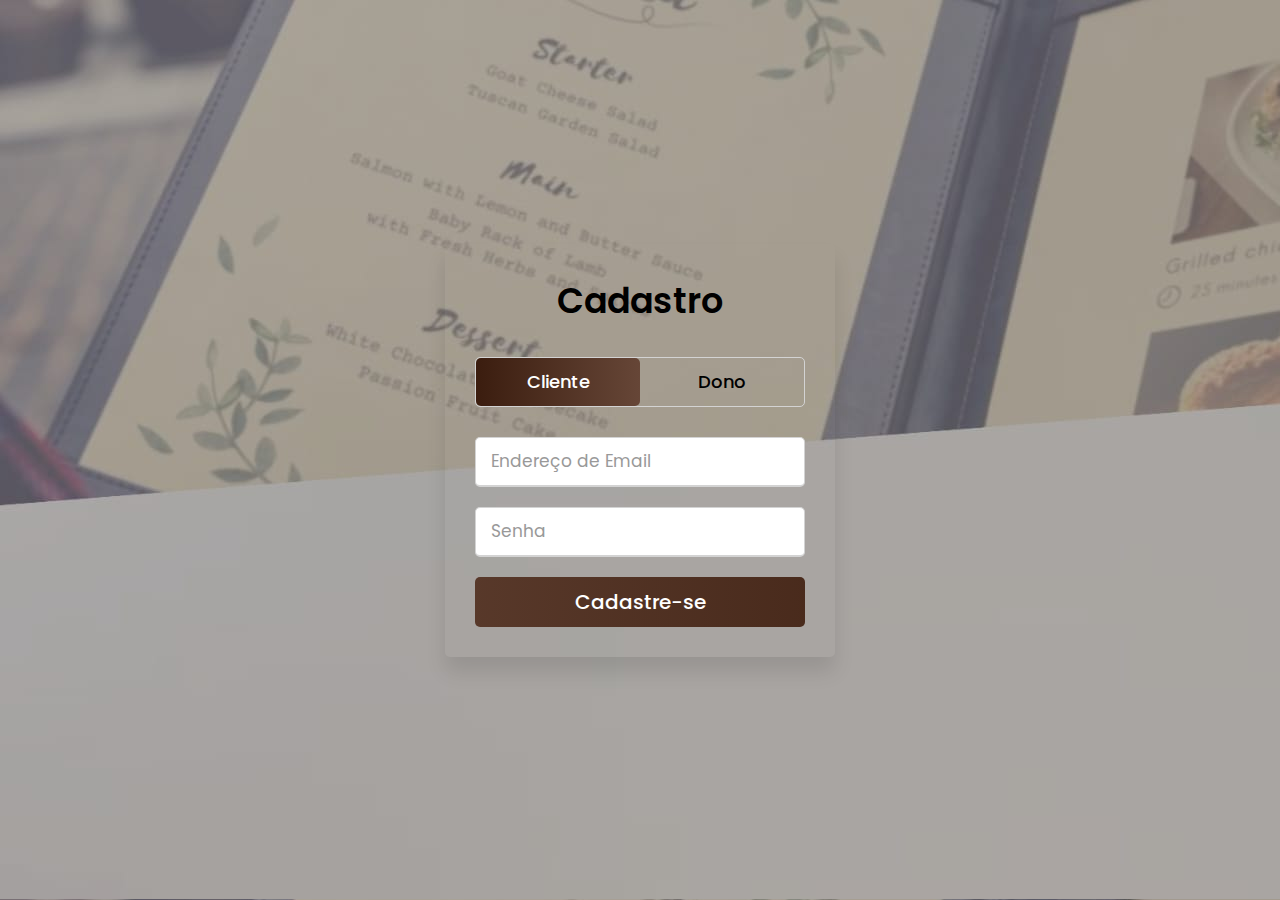
<file: cadastro.html>
<!DOCTYPE html>
<!-- Created By CodingNepal -->
<html lang="en" dir="ltr">
   <head>
      <meta charset="utf-8">
      <title>Login and Registration Form in HTML | CodingNepal</title>
      <link rel="stylesheet" href="login2.css">
      <meta name="viewport" content="width=device-width, initial-scale=1.0">
   </head>
   <body>
      <div class="wrapper">
         <div class="title-text">
            <div class="title login">
               Cadastro
            </div>
            <div class="title signup">
               Cadastro
            </div>
         </div>
         <div class="form-container">
            <div class="slide-controls">
               <input type="radio" name="slide" id="login" checked>
               <input type="radio" name="slide" id="signup">
               <label for="login" class="slide login">Cliente</label>
               <label for="signup" class="slide signup">Dono</label>
               <div class="slider-tab"></div>
            </div>
            <div class="form-inner">
               <form action="#" class="login">
                  <div class="field">
                     <input type="text" placeholder="Endereço de Email" required>
                  </div>
                  <div class="field">
                     <input type="password" placeholder="Senha" required>
                  </div>
                  <div class="field btn">
                     <div class="btn-layer"></div>
                     <a href="login2.html"> Cadastre-se </a>
                  </div>
               </form>
               <form action="#" class="signup">
                  <div class="field">
                     <input type="text" placeholder="Endereço de Email" required>
                  </div>
                  <div class="field">
                     <input type="password" placeholder="Senha" required>
                  </div>
                  <div class="field btn">
                     <div class="btn-layer"></div>
                     <a href="login2.html"> Cadastre-se </a>
                  </div>
               </form>
            </div>
         </div>
      </div>
      <script>
         const loginText = document.querySelector(".title-text .login");
         const loginForm = document.querySelector("form.login");
         const loginBtn = document.querySelector("label.login");
         const signupBtn = document.querySelector("label.signup");
         const signupLink = document.querySelector("form .signup-link a");
         signupBtn.onclick = (()=>{
           loginForm.style.marginLeft = "-50%";
           loginText.style.marginLeft = "-50%";
         });
         loginBtn.onclick = (()=>{
           loginForm.style.marginLeft = "0%";
           loginText.style.marginLeft = "0%";
         });
         signupLink.onclick = (()=>{
           signupBtn.click();
           return false;
         });
      </script>
   </body>
</html>
</file>
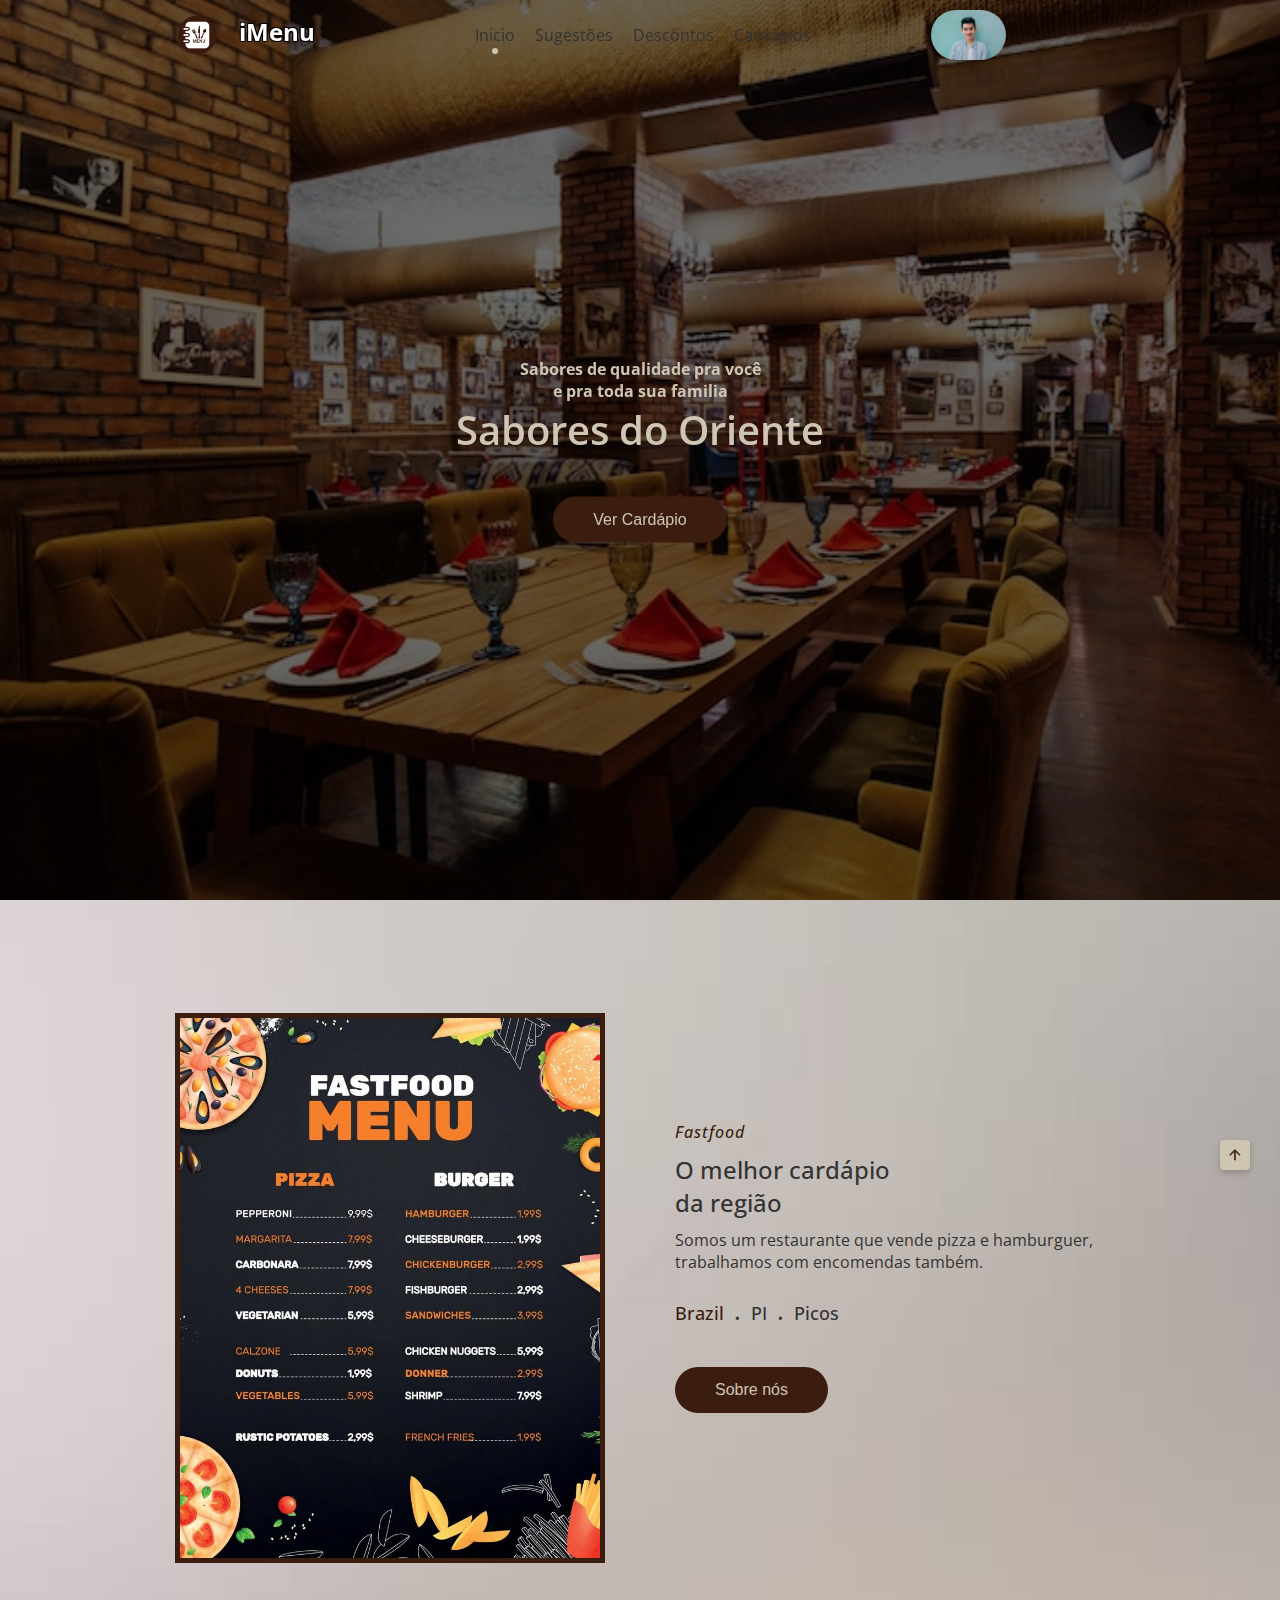
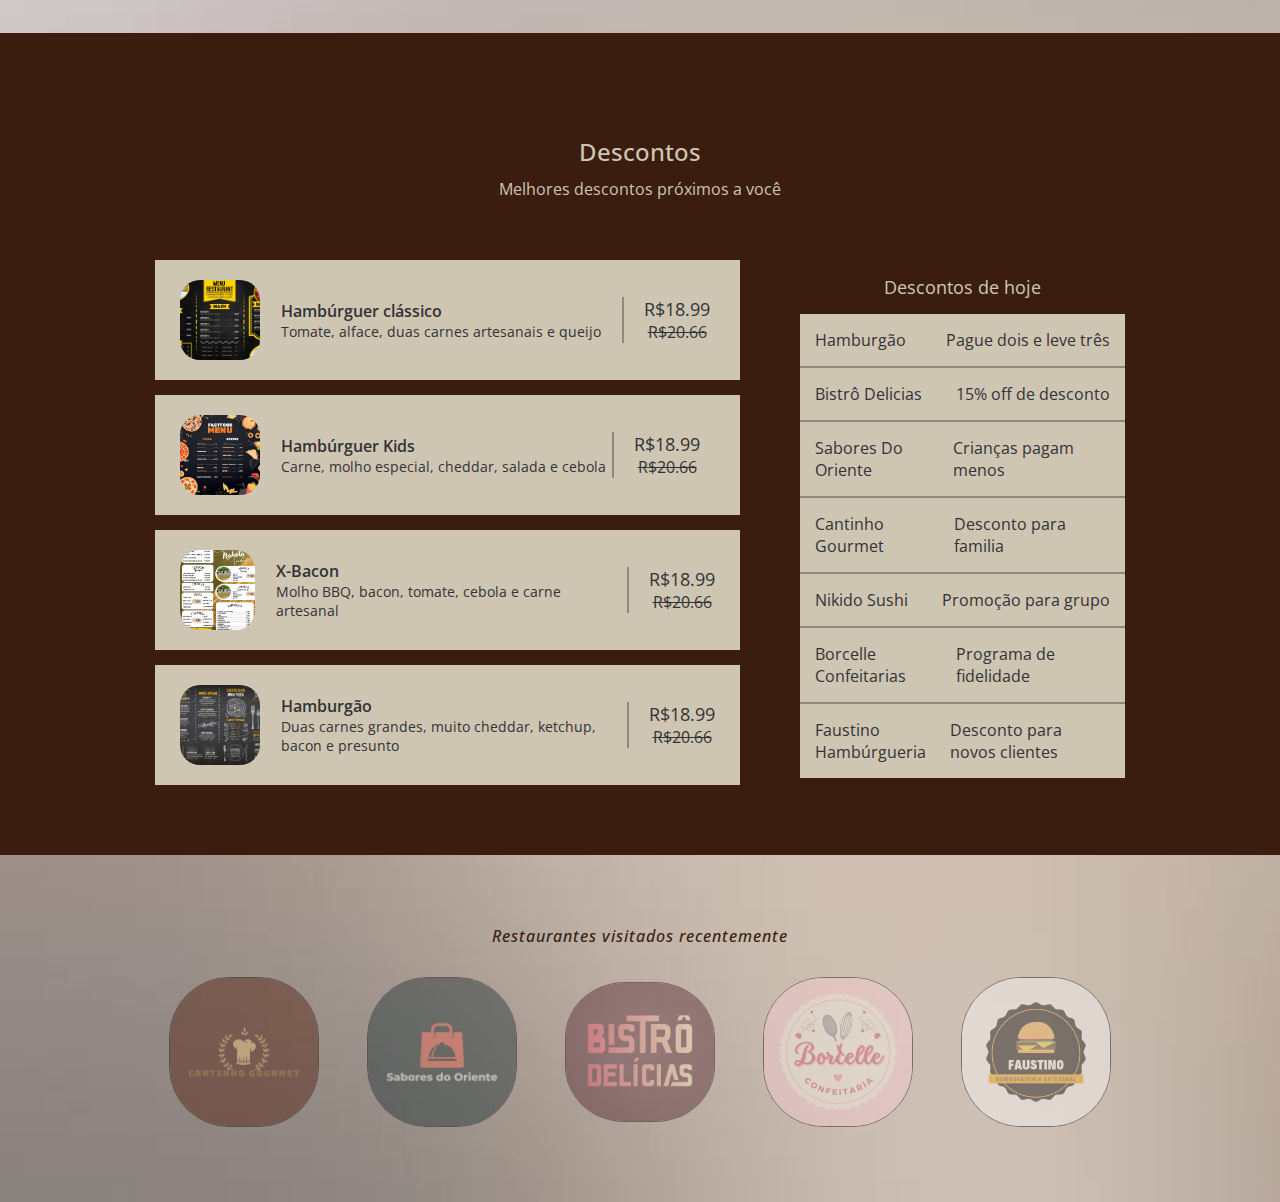
<file: cliente.html>
<!DOCTYPE html>
<html class="htmlH" lang="en">
<head>
    <meta charset="UTF-8">
    <meta http-equiv="X-UA-Compatible" content="IE=edge">
    <meta name="viewport" content="width=device-width, initial-scale=1.0">
    <title>iMenu Inicio</title>

    <!-- Swiper JS CSS-->
    <link rel="stylesheet" href="style.css">

    <!-- Scroll Reveal -->
    <link rel="stylesheet" href="js/script.js">

    <!-- Boxicons -->
    <link href='https://unpkg.com/boxicons@2.1.2/css/boxicons.min.css' rel='stylesheet'>
        
    <!-- CSS -->
  <!--  <link rel="stylesheet" href="css/style.css"> -->

</head>
<body class="BodyH">

    <header class="header">
            <nav class="nav container flex" id="header-cont">
                <div class="logo">
                <img id="logoapp" src="images/icone-app.png">
                <h2 id="title" >iMenu</h2>
                </div>
                    <div class="menu-content">
                            <ul id="ulH" class="menu-list flex">
                                    <li id="LiHeaderH" ><a href="#home" class="nav-link active-navlink">Inicio</a></li>
                                    <li id="LiHeaderH" ><a href="#about" class="nav-link">Sugestões</a></li>
                                    <li id="LiHeaderH" ><a href="#menu" class="nav-link">Descontos</a></li>
                                    <li id="LiHeaderH" ><a href="pesquisa.html" class="nav-link">Cardápios</a></li>
                            </ul>

                         <!--   <div class="media-icons flex">

                            </div>

                            <i class='bx bx-x navClose-btnn'></i>-->
                        </div>
                        <div class="perfil_content">
                                <a href="#" class="logo-content flex">
                                    <img id="perfil" onclick="goperfiluser()" src="images/profileImg3.jpg">
                                </a>

                        </div>

                       <!-- <i class='bx bx-menu navOpen-btn'></i> -->
                </nav>
        
    </header>

<!-- Home Section -->
    <main>
        <section class="home" id="home">
                <div class="home-content">
                        <div class="swiper mySwiper">
                                <div class="swiper-wrapper">
                                        <div class="swiper-slide">
                                                <img src="images/restaurante 5.jpeg" alt="" class="home-img">

                                                <div class="home-details">
                                                        <div class="home-text">
                                                                <h4 class="homeSubtitle">Sabores de qualidade pra você <br>
                                                                e pra toda sua familia</h4>
                                                                <h2 class="homeTitle">Sabores do Oriente</h2>
                                                        </div>

                                                        <button class="button">Ver Cardápio</button>
                                                </div>
                                        </div>

                                        <div class="swiper-slide">
                                                <img src="images/restaurante 4.jpeg" alt="" class="home-img">

                                                <div class="home-details">
                                                        <div class="home-text">
                                                                <h4 class="homeSubtitle">churraco perfeito, momentos <br>inesquecíveis</h4>
                                                                <h2 class="homeTitle"><br>Grill & Chill</h2>
                                                        </div>

                                                        <button class="button">Ver Cardápio</button>
                                                </div>
                                        </div>

                                        <div class="swiper-slide">
                                                <img src="images/restaurante 3.jpeg" alt="" class="home-img">

                                                <div class="home-details">
                                                        <div class="home-text">
                                                                <h4 class="homeSubtitle">O gosto do campo<br>na sua mesa</h4>
                                                                <h2 class="homeTitle">Sabor da Terra</h2>
                                                        </div>

                                                        <button class="button">Ver Cardápio</button>
                                                </div>
                                        </div>
                                </div>

                                <div class="swiper-button-next swiper-navBtn"></div>
                                <div class="swiper-button-prev swiper-navBtn"></div>
                                <div class="swiper-pagination"></div>                               
                                

   
                        </div>
                </div>
        </section>

    
<!-- About Section -->
        <section class="section about" id="about">
                <div class="about-content container">
                        <div class="about-imageContent">
                                <img src="images/menu3.jpeg" alt="" class="about-img">
                        </div>

                        <div class="about-details">
                                <div class="about-text">
                                        <h4 class="content-subtitle"><i>Fastfood</i></h4>
                                        <h2 class="content-title">O melhor cardápio<br> da região</h2>
                                        <p class="content-description">Somos um restaurante que vende
                                                pizza e hamburguer, trabalhamos com encomendas também.</p>

                                        <ul id="ulH" class="about-lists flex">
                                                <li class="about-list">Brazil</li>
                                                <li class="about-list dot">.</li>
                                                <li class="about-list">PI</li>
                                                <li class="about-list dot">.</li>
                                                <li class="about-list">Picos</li>
                                        </ul>
                                </div>

                                <div class="about-buttons flex">
                                        <button class="button">Sobre nós</button>
                                        <a href="#" class="about-link flex">
                                                
                                        </a>
                                </div>
                        </div>

                </div>
        </section>

    
<!-- Menu Section -->
        <section class="section menu" id="menu">
            <div class="menu-container container">
                    <div class="meu-text">
                            <h4 class="section-subtitle"><i>Menus</i></h4>
                            <h2 class="section-title">Descontos</h2>
                            <p class="section-description">
                                Melhores descontos próximos a você
                            </p>
                    </div>

                    <div class="menu-content">
                            <div class="menu-items">
                                    <div class="menu-item flex">
                                            <img src="images/menu2.jpeg" alt="" class="menu-img">

                                            <div class="menuItem-details">
                                                    <h4 class="menuItem-topic">Hambúrguer clássico</h4>
                                                    <p class="menuItem-des">Tomate, alface, duas carnes artesanais e queijo</p>
                                            </div>

                                            <div class="menuItem-price flex">
                                                    <span class="discount-price">R$18.99</span>
                                                    <span class="real-price">R$20.66</span>
                                            </div>
                                    </div>
                                    <div class="menu-item flex">
                                            <img src="images/menu3.jpeg" alt="" class="menu-img">

                                            <div class="images/menu4.jpeg">
                                                    <h4 class="menuItem-topic">Hambúrguer Kids</h4>
                                                    <p class="menuItem-des">Carne, molho especial, cheddar, salada e cebola</p>
                                            </div>

                                            <div class="menuItem-price flex">
                                                    <span class="discount-price">R$18.99</span>
                                                    <span class="real-price">R$20.66</span>
                                            </div>
                                    </div>
                                    <div class="menu-item flex">
                                            <img src="images/menu5.jpeg" alt="" class="menu-img">

                                            <div class="menuItem-details">
                                                    <h4 class="menuItem-topic">X-Bacon</h4>
                                                    <p class="menuItem-des">Molho BBQ, bacon, tomate, cebola e carne artesanal</p>
                                            </div>

                                            <div class="menuItem-price flex">
                                                    <span class="discount-price">R$18.99</span>
                                                    <span class="real-price">R$20.66</span>
                                            </div>
                                    </div>
                                    <div class="menu-item flex">
                                            <img src="images/menu6.jpeg" alt="" class="menu-img">

                                            <div class="menuItem-details">
                                                    <h4 class="menuItem-topic">Hamburgão</h4>
                                                    <p class="menuItem-des">Duas carnes grandes, muito cheddar, ketchup, bacon e presunto</p>
                                            </div>

                                            <div class="menuItem-price flex">
                                                    <span class="discount-price">R$18.99</span>
                                                    <span class="real-price">R$20.66</span>
                                            </div>
                                    </div>
                            </div>

                            <div class="time-table">
                                    <span class="time-topic">Descontos de hoje</span>

                                    <ul id="ulH" class="time-lists">
                                            <li class="time-list flex">
                                                    <span class="open-day">Hamburgão</span>
                                                    <span class="open-time">Pague dois e leve três</span>
                                            </li>
                                            <li class="time-list flex">
                                                    <span class="open-day">Bistrô Delicias</span>
                                                    <span class="open-time">15% off de desconto</span>
                                            </li>
                                            <li class="time-list flex">
                                                    <span class="open-day">Sabores Do Oriente</span>
                                                    <span class="open-time">Crianças pagam menos</span>
                                            </li>
                                            <li class="time-list flex">
                                                    <span class="open-day">Cantinho Gourmet</span>
                                                    <span class="open-time">Desconto para familia</span>
                                            </li>
                                            <li class="time-list flex">
                                                    <span class="open-day">Nikido Sushi</span>
                                                    <span class="open-time">Promoção para grupo</span>
                                            </li>
                                            <li class="time-list flex">
                                                    <span class="open-day">Borcelle Confeitarias</span>
                                                    <span class="open-time">Programa de fidelidade</span>
                                            </li>
                                            <li class="time-list flex">
                                                    <span class="open-day">Faustino Hambúrgueria</span>
                                                    <span class="open-time">Desconto para novos clientes</span>
                                            </li>
                                    </ul>
                            </div>
                    </div>
            </div>
        </section>

    
<!-- Restaurantes visitados recentemente -->
        <section class="section brand">
            <div class="brand-container container">
                    <h4 class="section-subtitle"><i>Restaurantes visitados recentemente</i></h4>

                    <div class="brand-images">
                            <div class="brand-image">
                                    <img id="logo-rest" src="images/cantinho-gourmet.jpeg" alt="" class="brand-img">
                            </div>
                            <div class="brand-image">
                                    <img id="logo-rest" src="images/sabores-do-oriente.jpeg" alt="" class="brand-img">
                            </div>
                            <div class="brand-image">
                                    <img id="logo-rest" src="images/bistro-delicias.jpeg" alt="" class="brand-img">
                            </div>
                            <div class="brand-image">
                                    <img id="logo-rest" src="images/borcelle-logo.jpeg" alt="" class="brand-img">
                            </div>
                            <div class="brand-image">
                                    <img id="logo-rest" src="images/faustinho-logo.jpeg" alt="" class="brand-img">
                            </div>
                    </div>
            </div>
        </section>

    
<!-- Scroll Up -->
        <a href="#home" class="scrollUp-btn flex">
               <i class='bx bx-up-arrow-alt scrollUp-icon'></i>
        </a>

</main>

<!-- Swiper JS -->
<script src="js/swiper-bundle.min.js"></script>

<!-- Scroll Reveal -->
<script src="js/script.js"></script>

<!-- JavaScript -->
    <script src="js/script.js"></script>
</body>
</html>
</file>
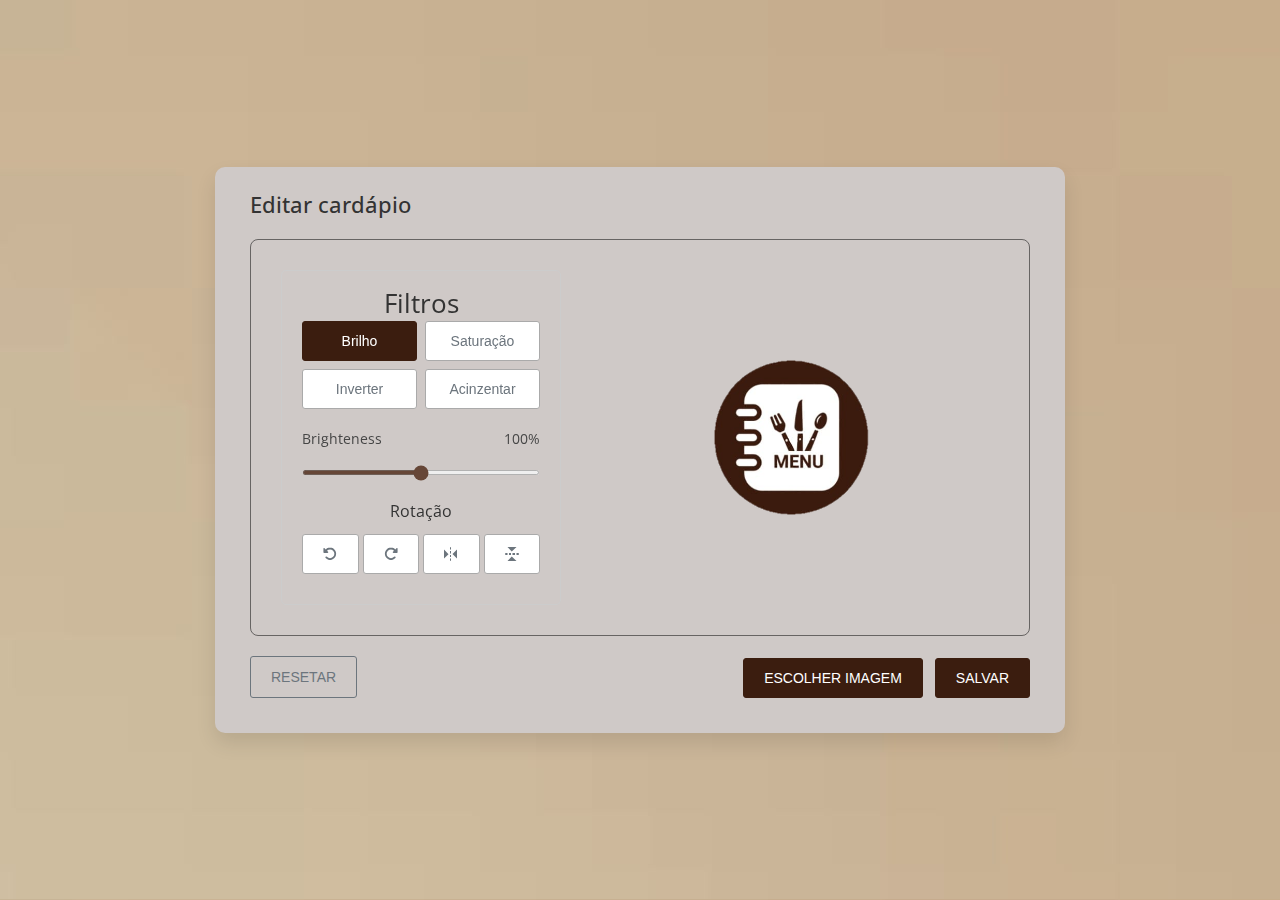
<file: editorcard.html>
<!DOCTYPE html>
<html lang="en" dir="ltr">
  <head>
    <meta charset="utf-8">
    <title>EDITOR DE CARDÁPIO</title>
    <link rel="stylesheet" href="style.css">
    <meta name="viewport" content="width=device-width, initial-scale=1.0">
    <link rel="stylesheet" href="https://unpkg.com/boxicons@2.1.2/css/boxicons.min.css">
    <link rel="stylesheet" href="https://cdnjs.cloudflare.com/ajax/libs/font-awesome/6.1.1/css/all.min.css"/>
  </head>
  <body class="editorbody">
    <div class="containerE disable">
        <h2>Editar cardápio</h2>
        <div class="wrapper">
            <div class="editor-panel">
                <div class="filter">
                    <label class="titleeditor">Filtros</label>
                    <div class="options">
                        <button id="brightness" class="active">Brilho</button>
                        <button id="saturation">Saturação</button>
                        <button id="inversion">Inverter</button>
                        <button id="grayscale">Acinzentar</button>
                    </div>
                    <div class="slider">
                        <div class="filter-info">
                            <p class="name">Brighteness</p>
                            <p class="value">100%</p>
                        </div>
                        <input id="inputE" type="range" value="100" min="0" max="200">
                    </div>
                </div>
                <div class="rotate">
                    <label class="titleE">Rotação</label>
                    <div class="options">
                        <button id="left"><i class="fa-solid fa-rotate-left"></i></button>
                        <button id="right"><i class="fa-solid fa-rotate-right"></i></button>
                        <button id="horizontal"><i class='bx bx-reflect-vertical'></i></button>
                        <button id="vertical"><i class='bx bx-reflect-horizontal' ></i></button>
                    </div>
                </div>
            </div>
            <div class="preview-img">
                <img src="imagens/icone-app.png" alt="preview-img">
            </div>
        </div>
        <div class="controls">
            <button class="reset-filter">Resetar</button>
            <div class="row">
                <input type="file" class="file-input" accept="image/*" hidden>
                <button class="choose-img">Escolher imagem</button>
                <button class="save-img">Salvar</button>
            </div>
        </div>
    </div>

    <script src="js/jeditor.js"></script>
    
  </body>
</html>
</file>
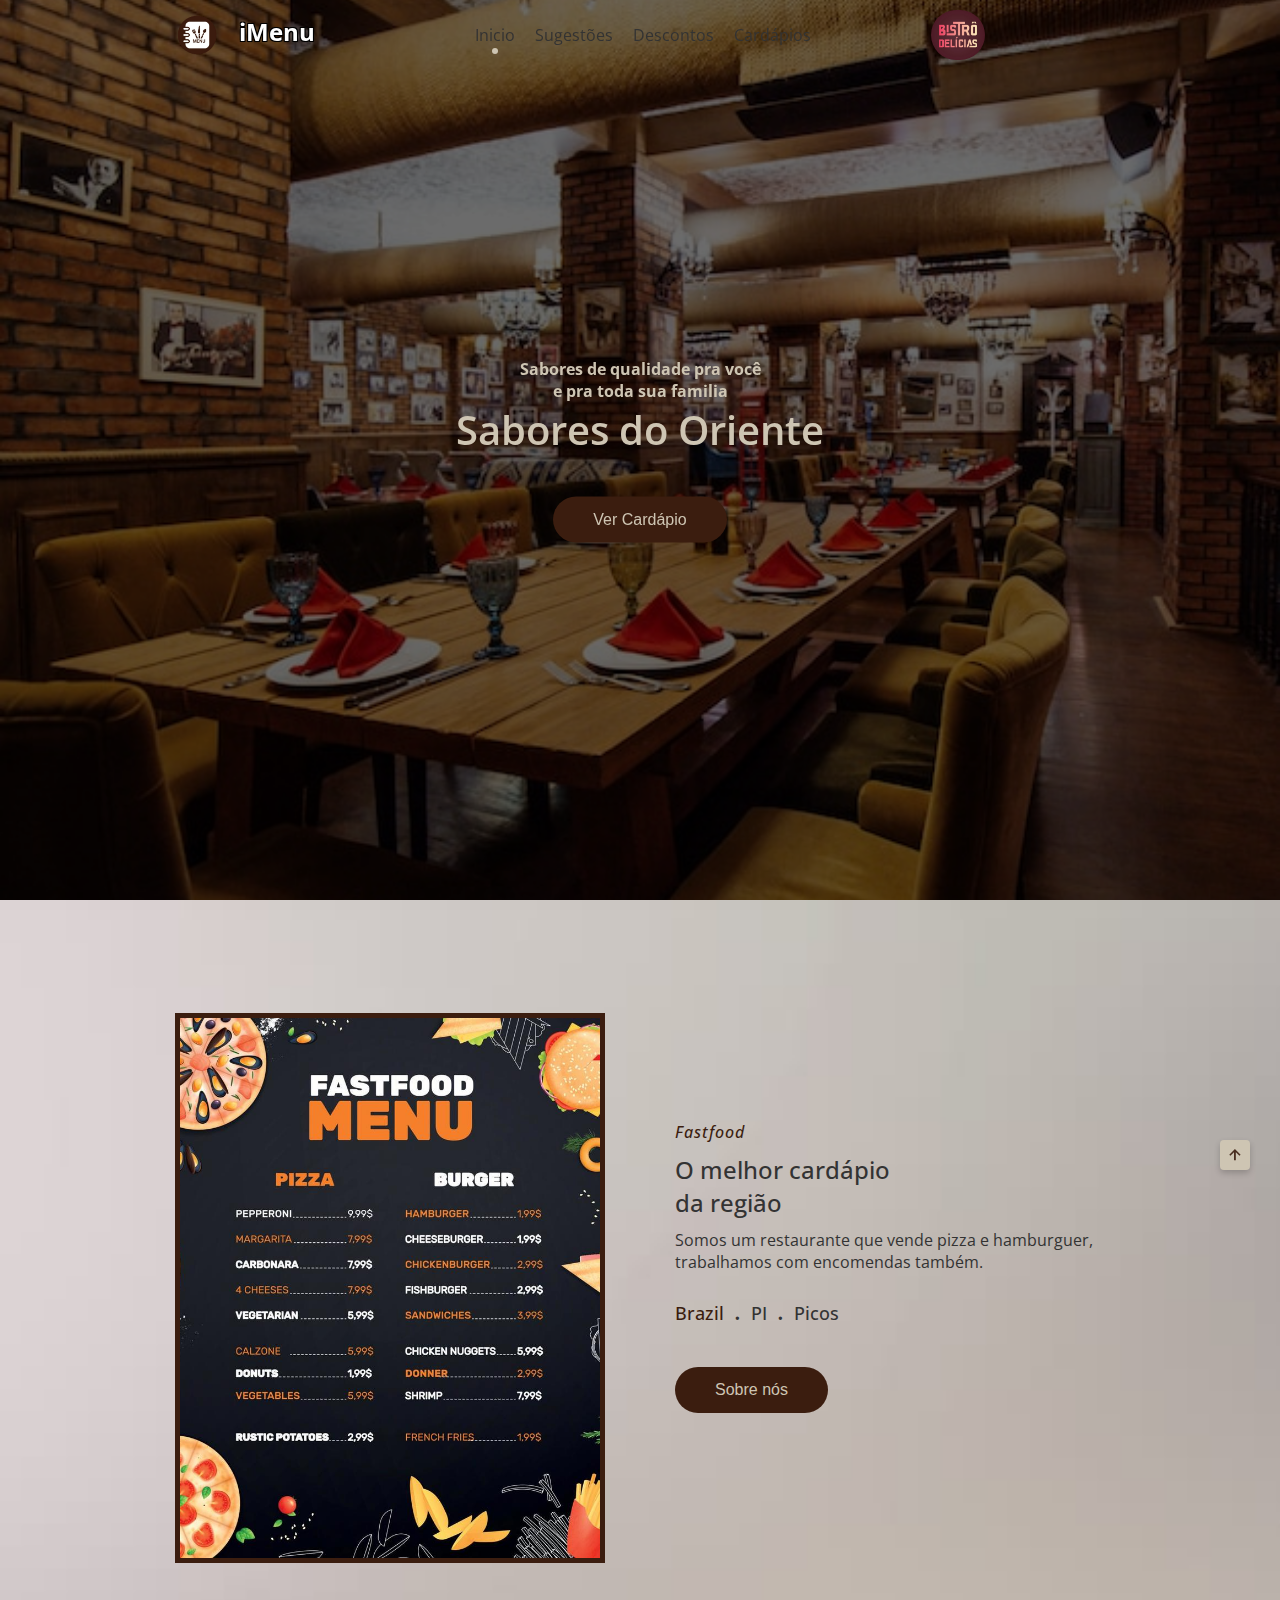
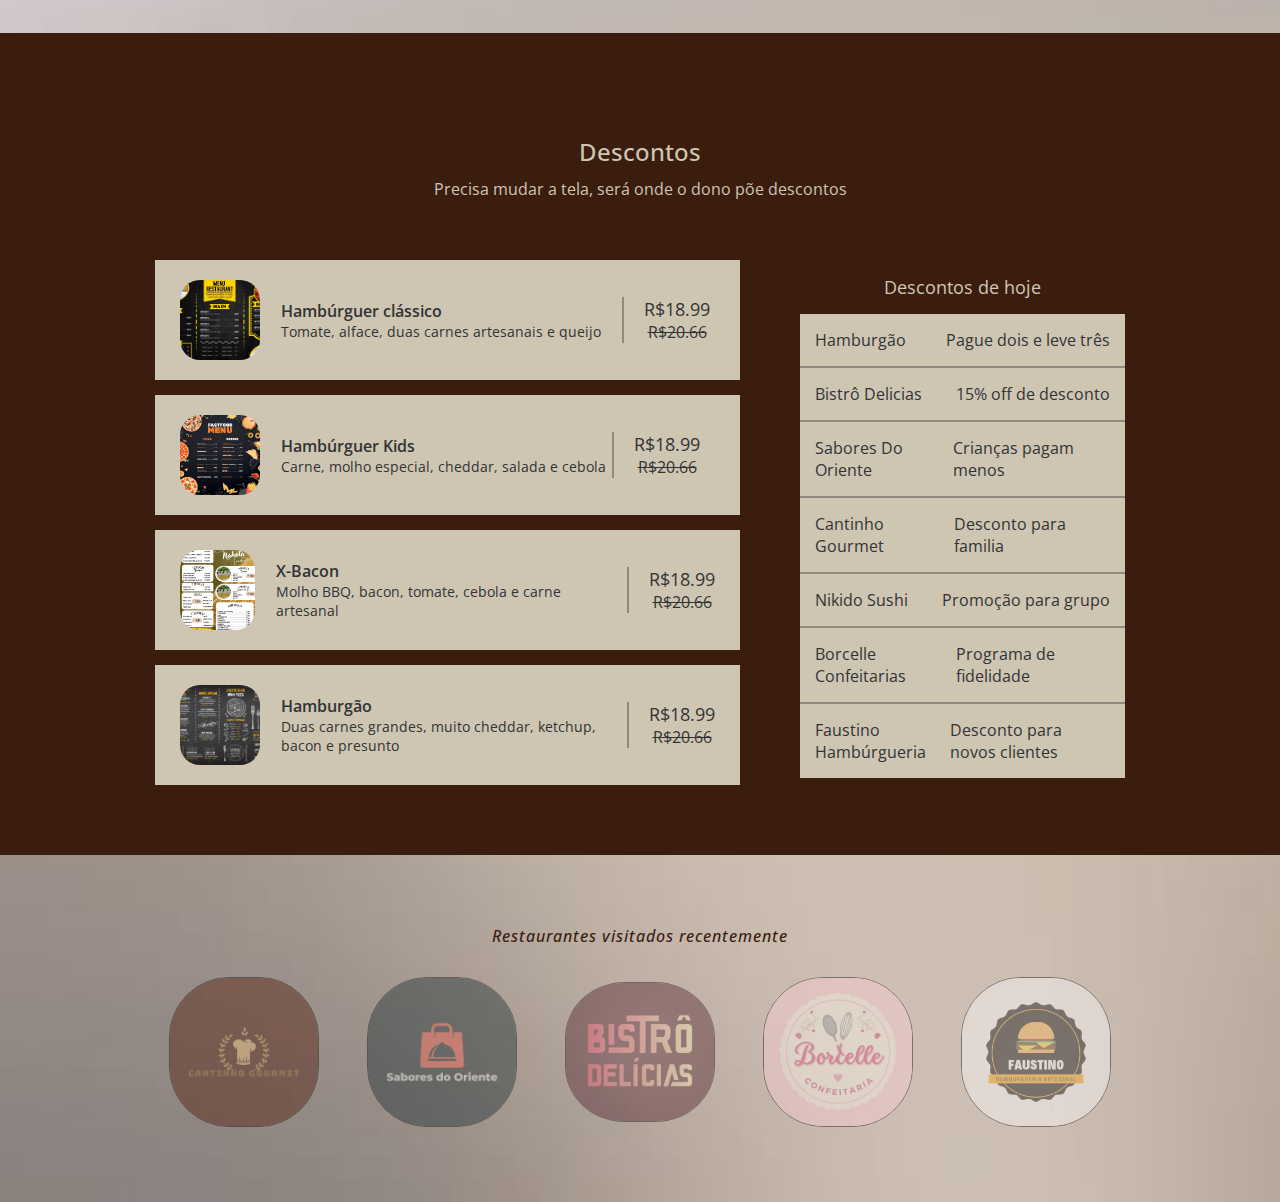
<file: home.html>
<!DOCTYPE html>
<html class="htmlH" lang="en">
<head>
    <meta charset="UTF-8">
    <meta http-equiv="X-UA-Compatible" content="IE=edge">
    <meta name="viewport" content="width=device-width, initial-scale=1.0">
    <title>iMenu Inicio</title>

    <!-- Swiper JS CSS-->
    <link rel="stylesheet" href="style.css">

    <!-- Scroll Reveal -->
    <link rel="stylesheet" href="js/script.js">

    <!-- Boxicons -->
    <link href='https://unpkg.com/boxicons@2.1.2/css/boxicons.min.css' rel='stylesheet'>
        
    <!-- CSS -->
  <!--  <link rel="stylesheet" href="css/style.css"> -->

</head>
<body class="BodyH">

    <header class="header">
            <nav class="nav container flex" id="header-cont">
                <div class="logo">
                <img id="logoapp" src="images/icone-app.png">
                <h2 id="title" >iMenu</h2>
                </div>
                    <div class="menu-content">
                            <ul id="ulH" class="menu-list flex">
                                    <li id="LiHeaderH" ><a href="#home" class="nav-link active-navlink">Inicio</a></li>
                                    <li id="LiHeaderH" ><a href="#about" class="nav-link">Sugestões</a></li>
                                    <li id="LiHeaderH" ><a href="#menu" class="nav-link">Descontos</a></li>
                                    <li id="LiHeaderH" ><a href="pesquisa.html" class="nav-link">Cardápios</a></li>
                            </ul>

                         <!--   <div class="media-icons flex">

                            </div>

                            <i class='bx bx-x navClose-btnn'></i>-->
                        </div>
                        <div class="perfil_content">
                                <a href="#" class="logo-content flex">
                                    <img id="perfil" onclick="goperfil()" src="images/bistro-delicias.jpeg">
                                </a>

                        </div>

                       <!-- <i class='bx bx-menu navOpen-btn'></i> -->
                </nav>
        
    </header>

<!-- Home Section -->
    <main>
        <section class="home" id="home">
                <div class="home-content">
                        <div class="swiper mySwiper">
                                <div class="swiper-wrapper">
                                        <div class="swiper-slide">
                                                <img src="images/restaurante 5.jpeg" alt="" class="home-img">

                                                <div class="home-details">
                                                        <div class="home-text">
                                                                <h4 class="homeSubtitle">Sabores de qualidade pra você <br>
                                                                e pra toda sua familia</h4>
                                                                <h2 class="homeTitle">Sabores do Oriente</h2>
                                                        </div>

                                                        <button class="button">Ver Cardápio</button>
                                                </div>
                                        </div>

                                        <div class="swiper-slide">
                                                <img src="images/restaurante 4.jpeg" alt="" class="home-img">

                                                <div class="home-details">
                                                        <div class="home-text">
                                                                <h4 class="homeSubtitle">churraco perfeito, momentos <br>inesquecíveis</h4>
                                                                <h2 class="homeTitle"><br>Grill & Chill</h2>
                                                        </div>

                                                        <button class="button">Ver Cardápio</button>
                                                </div>
                                        </div>

                                        <div class="swiper-slide">
                                                <img src="images/restaurante 3.jpeg" alt="" class="home-img">

                                                <div class="home-details">
                                                        <div class="home-text">
                                                                <h4 class="homeSubtitle">O gosto do campo<br>na sua mesa</h4>
                                                                <h2 class="homeTitle">Sabor da Terra</h2>
                                                        </div>

                                                        <button class="button">Ver Cardápio</button>
                                                </div>
                                        </div>
                                </div>

                                <div class="swiper-button-next swiper-navBtn"></div>
                                <div class="swiper-button-prev swiper-navBtn"></div>
                                <div class="swiper-pagination"></div>                               
                                

   
                        </div>
                </div>
        </section>

    
<!-- About Section -->
        <section class="section about" id="about">
                <div class="about-content container">
                        <div class="about-imageContent">
                                <img src="images/menu3.jpeg" alt="" class="about-img">
                        </div>

                        <div class="about-details">
                                <div class="about-text">
                                        <h4 class="content-subtitle"><i>Fastfood</i></h4>
                                        <h2 class="content-title">O melhor cardápio<br> da região</h2>
                                        <p class="content-description">Somos um restaurante que vende
                                                pizza e hamburguer, trabalhamos com encomendas também.</p>

                                        <ul id="ulH" class="about-lists flex">
                                                <li class="about-list">Brazil</li>
                                                <li class="about-list dot">.</li>
                                                <li class="about-list">PI</li>
                                                <li class="about-list dot">.</li>
                                                <li class="about-list">Picos</li>
                                        </ul>
                                </div>

                                <div class="about-buttons flex">
                                        <button class="button">Sobre nós</button>
                                        <a href="#" class="about-link flex">
                                                
                                        </a>
                                </div>
                        </div>

                </div>
        </section>

    
<!-- Menu Section -->
        <section class="section menu" id="menu">
            <div class="menu-container container">
                    <div class="meu-text">
                            <h4 class="section-subtitle"><i>Menus</i></h4>
                            <h2 class="section-title">Descontos</h2>
                            <p class="section-description">
                                Precisa mudar a tela, será onde o dono põe descontos
                            </p>
                    </div>

                    <div class="menu-content">
                            <div class="menu-items">
                                    <div class="menu-item flex">
                                            <img src="images/menu2.jpeg" alt="" class="menu-img">

                                            <div class="menuItem-details">
                                                    <h4 class="menuItem-topic">Hambúrguer clássico</h4>
                                                    <p class="menuItem-des">Tomate, alface, duas carnes artesanais e queijo</p>
                                            </div>

                                            <div class="menuItem-price flex">
                                                    <span class="discount-price">R$18.99</span>
                                                    <span class="real-price">R$20.66</span>
                                            </div>
                                    </div>
                                    <div class="menu-item flex">
                                            <img src="images/menu3.jpeg" alt="" class="menu-img">

                                            <div class="images/menu4.jpeg">
                                                    <h4 class="menuItem-topic">Hambúrguer Kids</h4>
                                                    <p class="menuItem-des">Carne, molho especial, cheddar, salada e cebola</p>
                                            </div>

                                            <div class="menuItem-price flex">
                                                    <span class="discount-price">R$18.99</span>
                                                    <span class="real-price">R$20.66</span>
                                            </div>
                                    </div>
                                    <div class="menu-item flex">
                                            <img src="images/menu5.jpeg" alt="" class="menu-img">

                                            <div class="menuItem-details">
                                                    <h4 class="menuItem-topic">X-Bacon</h4>
                                                    <p class="menuItem-des">Molho BBQ, bacon, tomate, cebola e carne artesanal</p>
                                            </div>

                                            <div class="menuItem-price flex">
                                                    <span class="discount-price">R$18.99</span>
                                                    <span class="real-price">R$20.66</span>
                                            </div>
                                    </div>
                                    <div class="menu-item flex">
                                            <img src="images/menu6.jpeg" alt="" class="menu-img">

                                            <div class="menuItem-details">
                                                    <h4 class="menuItem-topic">Hamburgão</h4>
                                                    <p class="menuItem-des">Duas carnes grandes, muito cheddar, ketchup, bacon e presunto</p>
                                            </div>

                                            <div class="menuItem-price flex">
                                                    <span class="discount-price">R$18.99</span>
                                                    <span class="real-price">R$20.66</span>
                                            </div>
                                    </div>
                            </div>

                            <div class="time-table">
                                    <span class="time-topic">Descontos de hoje</span>

                                    <ul id="ulH" class="time-lists">
                                            <li class="time-list flex">
                                                    <span class="open-day">Hamburgão</span>
                                                    <span class="open-time">Pague dois e leve três</span>
                                            </li>
                                            <li class="time-list flex">
                                                    <span class="open-day">Bistrô Delicias</span>
                                                    <span class="open-time">15% off de desconto</span>
                                            </li>
                                            <li class="time-list flex">
                                                    <span class="open-day">Sabores Do Oriente</span>
                                                    <span class="open-time">Crianças pagam menos</span>
                                            </li>
                                            <li class="time-list flex">
                                                    <span class="open-day">Cantinho Gourmet</span>
                                                    <span class="open-time">Desconto para familia</span>
                                            </li>
                                            <li class="time-list flex">
                                                    <span class="open-day">Nikido Sushi</span>
                                                    <span class="open-time">Promoção para grupo</span>
                                            </li>
                                            <li class="time-list flex">
                                                    <span class="open-day">Borcelle Confeitarias</span>
                                                    <span class="open-time">Programa de fidelidade</span>
                                            </li>
                                            <li class="time-list flex">
                                                    <span class="open-day">Faustino Hambúrgueria</span>
                                                    <span class="open-time">Desconto para novos clientes</span>
                                            </li>
                                    </ul>
                            </div>
                    </div>
            </div>
        </section>

    
<!-- Restaurantes visitados recentemente -->
        <section class="section brand">
            <div class="brand-container container">
                    <h4 class="section-subtitle"><i>Restaurantes visitados recentemente</i></h4>

                    <div class="brand-images">
                            <div class="brand-image">
                                    <img id="logo-rest" src="images/cantinho-gourmet.jpeg" alt="" class="brand-img">
                            </div>
                            <div class="brand-image">
                                    <img id="logo-rest" src="images/sabores-do-oriente.jpeg" alt="" class="brand-img">
                            </div>
                            <div class="brand-image">
                                    <img id="logo-rest" src="images/bistro-delicias.jpeg" alt="" class="brand-img">
                            </div>
                            <div class="brand-image">
                                    <img id="logo-rest" src="images/borcelle-logo.jpeg" alt="" class="brand-img">
                            </div>
                            <div class="brand-image">
                                    <img id="logo-rest" src="images/faustinho-logo.jpeg" alt="" class="brand-img">
                            </div>
                    </div>
            </div>
        </section>

    
<!-- Scroll Up -->
        <a href="#home" class="scrollUp-btn flex">
               <i class='bx bx-up-arrow-alt scrollUp-icon'></i>
        </a>

</main>

<!-- Swiper JS -->
<script src="js/swiper-bundle.min.js"></script>

<!-- Scroll Reveal -->
<script src="js/script.js"></script>

<!-- JavaScript -->
    <script src="js/script.js"></script>
</body>
</html>
</file>
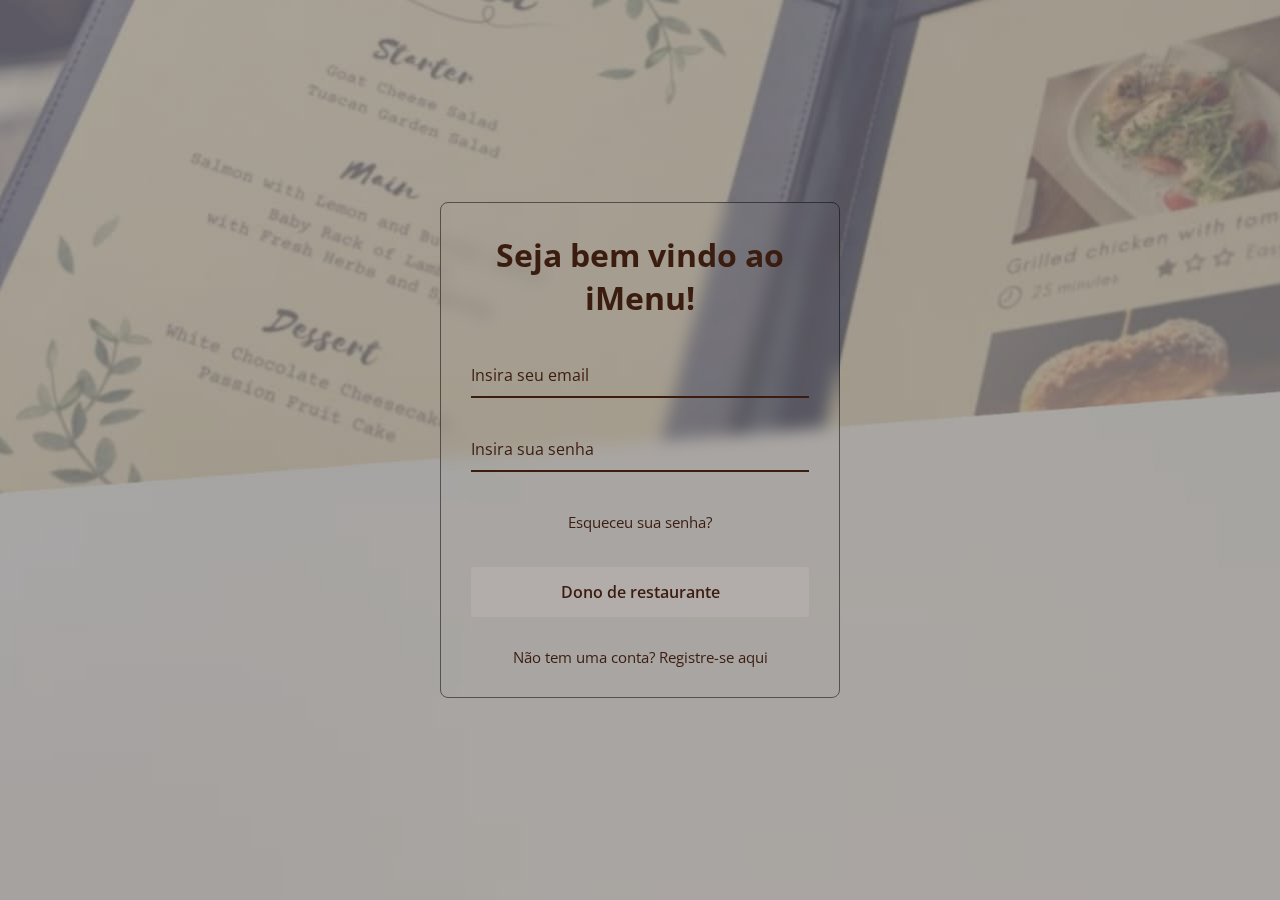
<file: login.html>
<!DOCTYPE html>
<html>
<head>
  <meta charset="UTF-8">
  <meta name="viewport" content="width=device-width, initial-scale=1.0">
  <title>PAGINA DE LOGIN</title>
  <link rel="stylesheet" href="style.css">
</head>
<body class="bodyL">
  <div class="wrapper">
    <form action="#">
      <h2 id="welcome" >Seja bem vindo ao iMenu!</h2>
        <div class="input-field">
        <input type="text" required>
        <label>Insira seu email</label>
      </div>
      <div class="input-field">
        <input type="password" required>
        <label>Insira sua senha</label>
      </div>
      <div class="forget">
        <label for="remember">
        </label>
        <a id="aL" href="#">Esqueceu sua senha?</a>
      </div>
      <button id="loginB"><a href="home.html">Dono de restaurante</a></button>
      <div class="register">
        <p id="pH">Não tem uma conta? <a href="home.html">Registre-se aqui</a></p>
      </div>
    </form>
  </div>
</body>
</html>
</file>
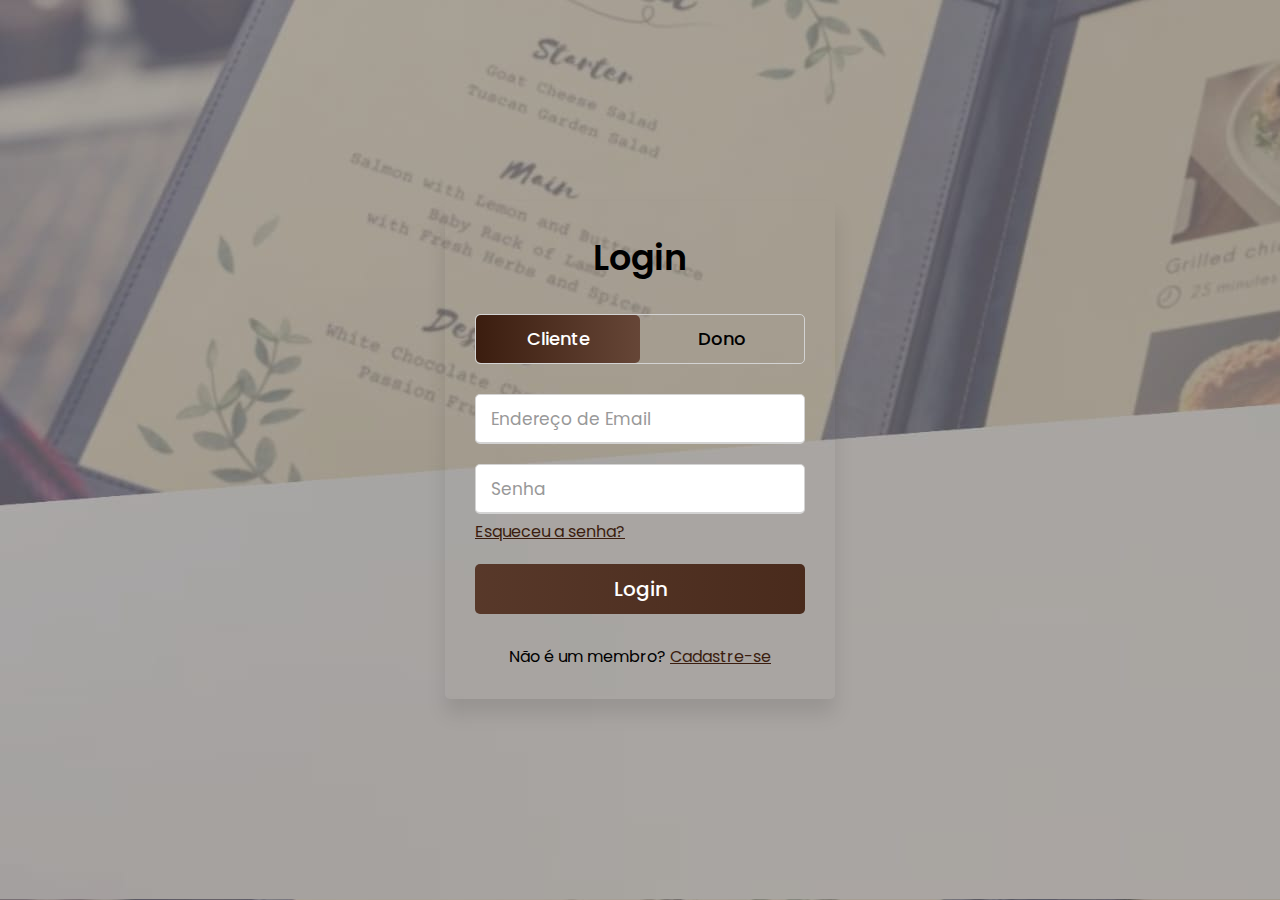
<file: login2.html>
<!DOCTYPE html>
<!-- Created By CodingNepal -->
<html lang="en" dir="ltr">
   <head>
      <meta charset="utf-8">
      <title>Login and Registration Form in HTML | CodingNepal</title>
      <link rel="stylesheet" href="login2.css">
      <meta name="viewport" content="width=device-width, initial-scale=1.0">
   </head>
   <body>
      <div class="wrapper">
         <div class="title-text">
            <div class="title login">
               Login
            </div>
            <div class="title signup">
               Login
            </div>
         </div>
         <div class="form-container">
            <div class="slide-controls">
               <input type="radio" name="slide" id="login" checked>
               <input type="radio" name="slide" id="signup">
               <label for="login" class="slide login">Cliente</label>
               <label for="signup" class="slide signup">Dono</label>
               <div class="slider-tab"></div>
            </div>
            <div class="form-inner">
               <form action="#" class="login">
                  <div class="field">
                     <input type="text" placeholder="Endereço de Email" required>
                  </div>
                  <div class="field">
                     <input type="password" placeholder="Senha" required>
                  </div>
                  <div class="pass-link">
                     <a href="#">Esqueceu a senha?</a>
                  </div>
                  <div class="field btn">
                     <div class="btn-layer"></div>
                     <a href="cliente.html"> Login </a>
                  </div>
                  <div class="signup-link">
                     Não é um membro? <a href="cadastro.html">Cadastre-se</a>
                  </div>
               </form>
               <form action="#" class="signup">
                  <div class="field">
                     <input type="text" placeholder="Endereço de Email" required>
                  </div>
                  <div class="field">
                     <input type="password" placeholder="Senha" required>
                  </div>
                  <div class="pass-link">
                    <a href="#">Esqueceu a senha?</a>
                 </div>
                  <div class="field btn">
                     <div class="btn-layer"></div>
                     <a href="home.html"> Login </a>
                  </div>
                  <div class="signup-link">
                    Não é um membro? <a href="cadastro.html">Cadastre-se</a>
                 </div>
               </form>
            </div>
         </div>
      </div>
      <script>
         const loginText = document.querySelector(".title-text .login");
         const loginForm = document.querySelector("form.login");
         const loginBtn = document.querySelector("label.login");
         const signupBtn = document.querySelector("label.signup");
         const signupLink = document.querySelector("form .signup-link a");
         signupBtn.onclick = (()=>{
           loginForm.style.marginLeft = "-50%";
           loginText.style.marginLeft = "-50%";
         });
         loginBtn.onclick = (()=>{
           loginForm.style.marginLeft = "0%";
           loginText.style.marginLeft = "0%";
         });
      </script>
   </body>
</html>
</file>
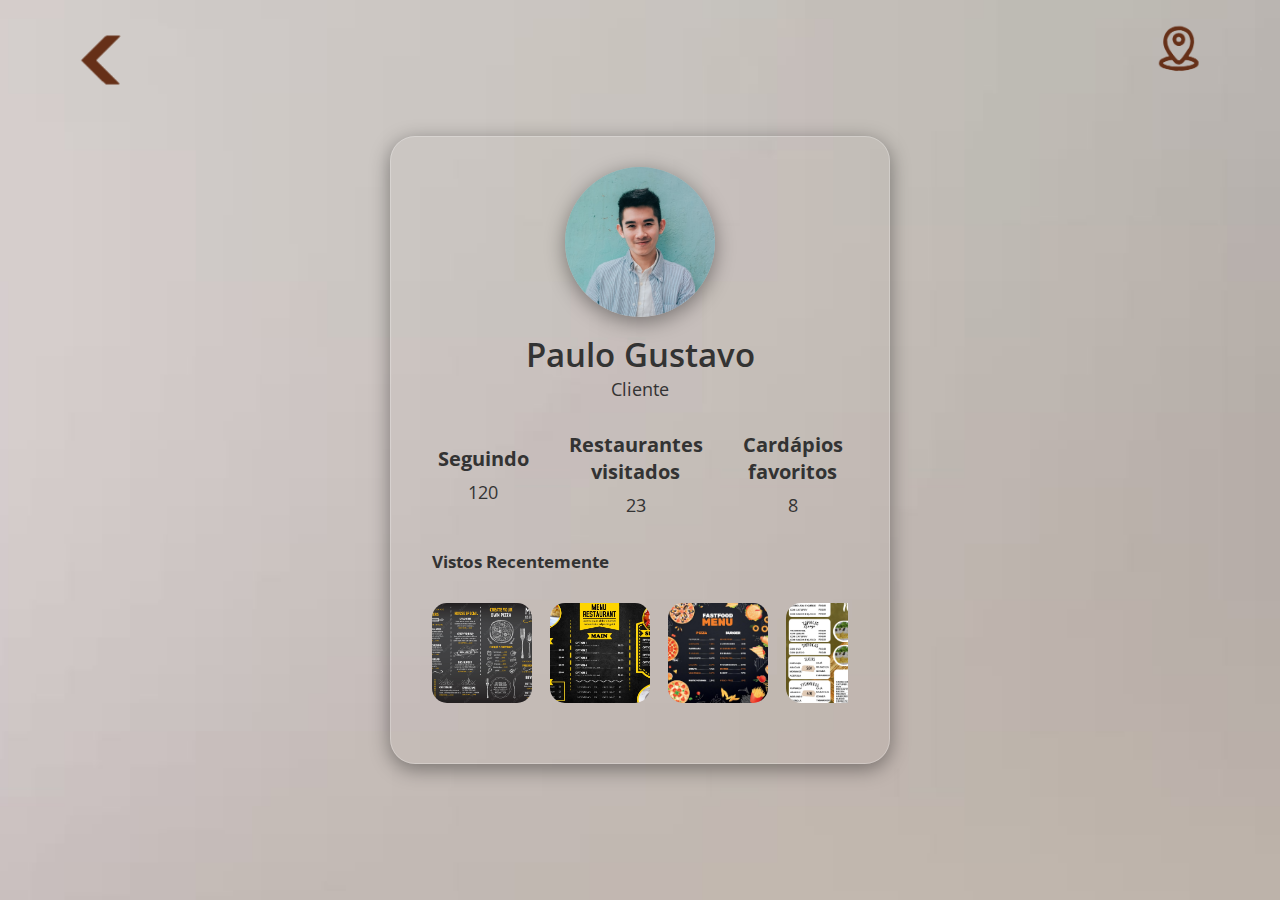
<file: perfil.html>
<!DOCTYPE html>
<html lang="en">
<head>
  <meta charset="UTF-8">
  <meta name="viewport" content="width=device-width, initial-scale=1.0">
  <meta http-equiv="X-UA-Compatible" content="ie=edge">
  <!---Custom Css File!--->
  <link rel="stylesheet" href="style.css">
</head>
  <section class="main-p">
    <body class="bodyp">
      <header class="headerperfil">
        <img id="butaoperfil" onclick="voltar()" src="images/seta.png" width="100px" height="100px">
        <img id="butaoperfil" onclick="localizacao()" src="images/location icon.png" width="200px" height="200px">
      </header>
  <div class="profile-card">
    <div class="image">
      <img src="images/profileImg3.jpg" alt="" class="profile-pic">
    </div>
    <div class="data">
      <h2 class="h2P">Paulo Gustavo</h2>
      <span id="spanP">Cliente</span>
    </div>
    <div class="rowP">
      <div class="info">
        <h3 id="h3P">Seguindo</h3>
        <span id="spanP" >120</span>
      </div>
      <div class="info">
        <h3 id="h3P">Restaurantes visitados</h3>
        <span id="spanP">23</span>
      </div>
      <div class="info">
        <h3 id="h3P">Cardápios favoritos</h3>
        <span id="spanP">8</span>
      </div>
    </div>
    
    <!--PASSADOR DE IMAGENS-->

      <div class="containerP">
        <div class="slider-wrapper">

          <button id="prev-slide" class="slide-button material-symbols-rounded">
            chevron_left
          </button>
          <div class="nomecard">
            <h5>Vistos Recentemente</h5>
          </div>
          <ul class="image-list">
            <img class="image-item" src="images/menu1.jpeg" alt="img-1" />
            <img class="image-item" src="images/menu2.jpeg" alt="img-2" />
            <img class="image-item" src="images/menu3.jpeg" alt="img-3" />
            <img class="image-item" src="images/menu5.jpeg" alt="img-4" />
            <img class="image-item" src="images/menu1.jpeg" alt="img-5" />
            <img class="image-item" src="images/menu3.jpeg" alt="img-6" />
          </ul>
        </div>
          </div>
        </div>
      </div>
  
    </div>
  </div>
</section>
<script src="js/script.js"></script>
</body>
</html>
</file>
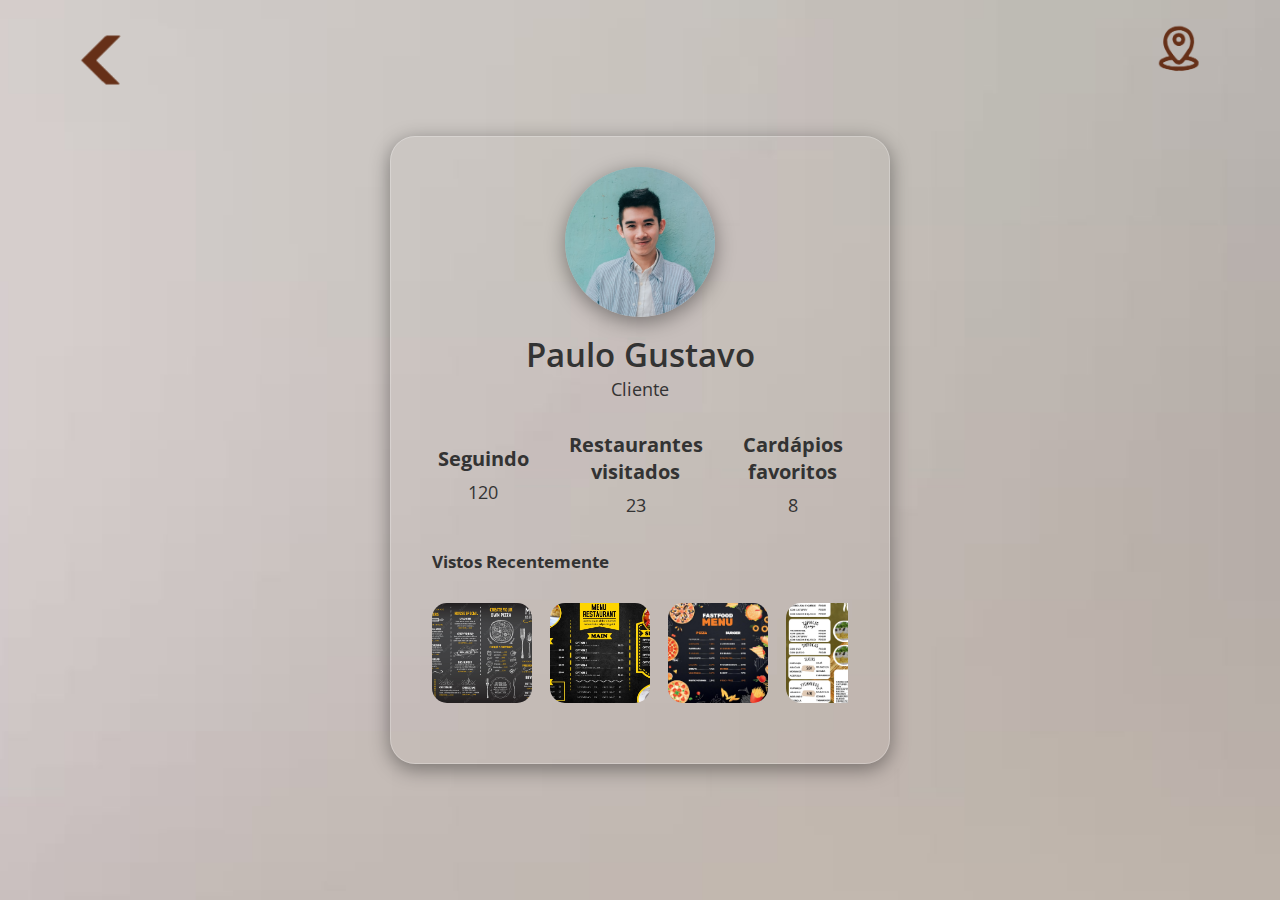
<file: perfiluser.html>
<!DOCTYPE html>
<html lang="en">
<head>
  <meta charset="UTF-8">
  <meta name="viewport" content="width=device-width, initial-scale=1.0">
  <meta http-equiv="X-UA-Compatible" content="ie=edge">
  <!---Custom Css File!--->
  <link rel="stylesheet" href="style.css">
</head>
  <section class="main-p">
    <body class="bodyp">
      <header class="headerperfil">
        <img id="butaoperfil" onclick="retorno()" src="images/seta.png" width="100px" height="100px">
        <img id="butaoperfil" onclick="localizacao()" src="images/location icon.png" width="200px" height="200px">
      </header>
  <div class="profile-card">
    <div class="image">
      <img src="images/profileImg3.jpg" alt="" class="profile-pic">
    </div>
    <div class="data">
      <h2 class="h2P">Paulo Gustavo</h2>
      <span id="spanP">Cliente</span>
    </div>
    <div class="rowP">
      <div class="info">
        <h3 id="h3P">Seguindo</h3>
        <span id="spanP" >120</span>
      </div>
      <div class="info">
        <h3 id="h3P">Restaurantes visitados</h3>
        <span id="spanP">23</span>
      </div>
      <div class="info">
        <h3 id="h3P">Cardápios favoritos</h3>
        <span id="spanP">8</span>
      </div>
    </div>
    
    <!--PASSADOR DE IMAGENS-->

      <div class="containerP">
        <div class="slider-wrapper">

          <button id="prev-slide" class="slide-button material-symbols-rounded">
            chevron_left
          </button>
          <div class="nomecard">
            <h5>Vistos Recentemente</h5>
          </div>
          <ul class="image-list">
            <img class="image-item" src="images/menu1.jpeg" alt="img-1" />
            <img class="image-item" src="images/menu2.jpeg" alt="img-2" />
            <img class="image-item" src="images/menu3.jpeg" alt="img-3" />
            <img class="image-item" src="images/menu5.jpeg" alt="img-4" />
            <img class="image-item" src="images/menu1.jpeg" alt="img-5" />
            <img class="image-item" src="images/menu3.jpeg" alt="img-6" />
          </ul>
        </div>
          </div>
        </div>
      </div>
  
    </div>
  </div>
</section>
<script src="js/script.js"></script>
</body>
</html>
</file>
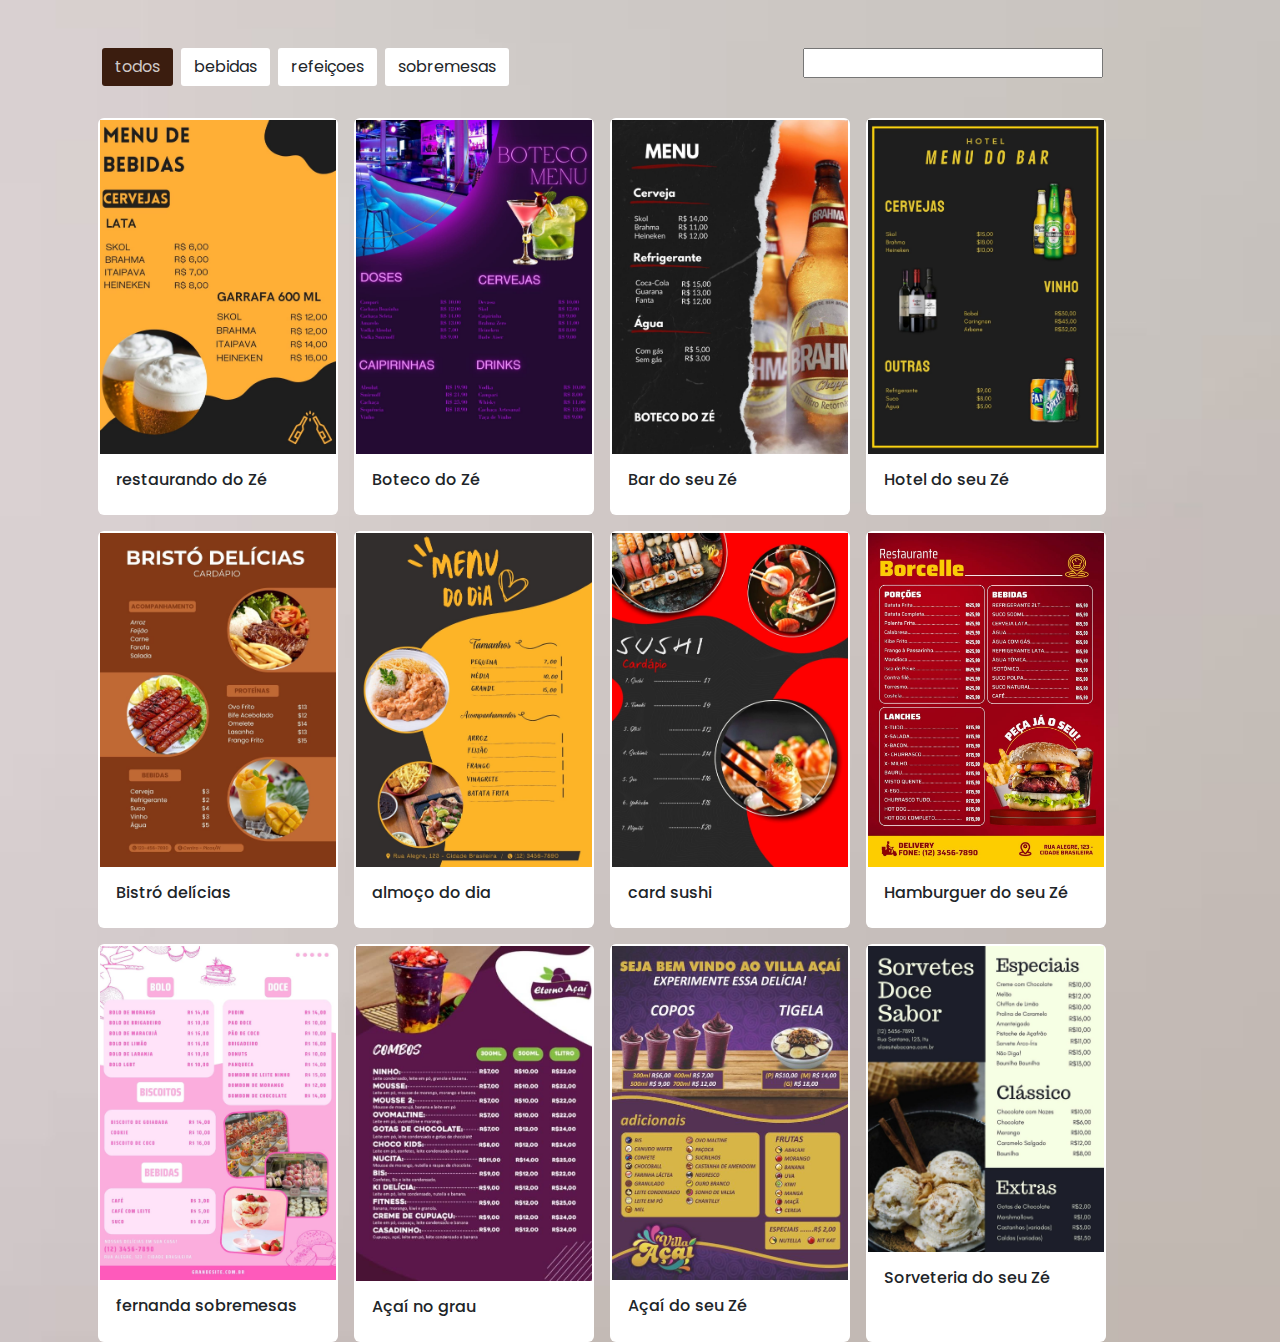
<file: pesquisa.html>
<!DOCTYPE html>
<html lang="en" dir="ltr">
  <head>
    <meta charset="utf-8" />
    <title>Pesquisa</title>
    <link rel="stylesheet" href="pesquisa.css" />
    <meta name="viewport" content="width=device-width, initial-scale=1.0" />
    <link rel="stylesheet" href="https://cdn.jsdelivr.net/npm/bootstrap@5.3.0-alpha2/dist/css/bootstrap.min.css" />
    <script src="js/pesquisa.js" defer></script>
  </head>
  <body>
    <div class="container">
      <div class="row mt-5" id="filter-buttons">
        <div id="filter-buttons" class="col-11">
          <button class="btn mb-2 me-1 active" data-filter="all">todos</button>
          <button class="btn mb-2 mx-1" data-filter="nature">bebidas</button>
          <button class="btn mb-2 mx-1" data-filter="cars">refeiçoes</button>
          <button class="btn mb-2 mx-1" data-filter="people">sobremesas</button>
          <nav><input id="barP" type="bar" value=""></nav>
        </div>
    </div>

      <div class="row px-2 mt-4 gap-3" id="filterable-cards">
        <div class="card p-0" data-name="nature">
          <img src="images/cardapio 1.jpg" alt="img" />
          <div class="card-body">
            <h6 class="card-title">restaurando do Zé</h6>
            <p class="card-text"></p>
          </div>
        </div>
        <div class="card p-0" data-name="nature">
          <img src="images/cardapio 2.jpg" alt="img" />
          <div class="card-body">
            <h6 class="card-title">Boteco do Zé</h6>
            <p class="card-text"></p>
          </div>
        </div>
        <div class="card p-0" data-name="nature">
          <img src="images/cardapio 3.jpg" alt="img" />
          <div class="card-body">
            <h6 class="card-title">Bar do seu Zé</h6>
            <p class="card-text"></p>
          </div>
        </div>
        <div class="card p-0" data-name="nature">
          <img src="images/cardapio 4.jpg" alt="img" />
          <div class="card-body">
            <h6 class="card-title">Hotel do seu Zé</h6>
            <p class="card-text"></p>
          </div>
        </div>
        <div class="card p-0" data-name="cars">
          <img src="images/cardapio 5.jpg" alt="img" />
          <div class="card-body">
            <h6 class="card-title">Bistró delícias</h6>
            <p class="card-text"></p>
          </div>
        </div>
        <div class="card p-0" data-name="cars">
          <img src="images/cardapio 6.jpg" alt="img" />
          <div class="card-body">
            <h6 class="card-title">almoço do dia</h6>
            <p class="card-text"></p>
          </div>
        </div>
        <div class="card p-0" data-name="cars">
          <img src="images/cardapio 8.jpg" alt="img" />
          <div class="card-body">
            <h6 class="card-title">card sushi</h6>
            <p class="card-text"></p>
          </div>
        </div>
        <div class="card p-0" data-name="cars">
          <img src="images/cardapio 9.jpg" alt="img" />
          <div class="card-body">
            <h6 class="card-title">Hamburguer do seu Zé</h6>
            <p class="card-text"></p>
          </div>
        </div>
        <div class="card p-0" data-name="people">
          <img src="images/cardapio 7.jpg" alt="img" />
          <div class="card-body">
            <h6 class="card-title">fernanda sobremesas</h6>
            <p class="card-text"></p>
          </div>
        </div>
        <div class="card p-0" data-name="people">
          <img src="images/cardapio 10.jpg" alt="img" />
          <div class="card-body">
            <h6 class="card-title">Açaí no grau</h6>
            <p class="card-text"></p>
          </div>
        </div>
        <div class="card p-0" data-name="people">
          <img src="images/cardapio 11.jpg" alt="img" />
          <div class="card-body">
            <h6 class="card-title">Açaí do seu Zé</h6>
            <p class="card-text"></p>
          </div>
        </div>
        <div class="card p-0" data-name="people">
          <img src="images/cardapio 12.jpg" alt="img" />
          <div class="card-body">
            <h6 class="card-title">Sorveteria do seu Zé</h6>
            <p class="card-text"></p>
          </div>
        </div>
      </div>
    </div>
  </body>
</html>
</file>
<file: login2.css>
@import url('https://fonts.googleapis.com/css?family=Poppins:400,500,600,700&display=swap');
*{
  margin: 0;
  padding: 0;
  box-sizing: border-box;
  font-family: 'Poppins', sans-serif;
}
html,body{
  display: grid;
  height: 100%;
  width: 100%;
  place-items: center;
  background: -webkit-linear-gradient(left, #CFC9C1, #CFC9C7);
  background-image: url(images/fundoo.jpeg);
}
::selection{
  background: #de470c;
  color: #1fff4f;
}
.wrapper{
  overflow: hidden;
  max-width: 390px;
  padding: 30px;
  border-radius: 5px;
  box-shadow: 0px 15px 20px rgba(0,0,0,0.1);
}
.wrapper .title-text{
  display: flex;
  width: 200%;
}
.wrapper .title{
  width: 50%;
  font-size: 35px;
  font-weight: 600;
  text-align: center;
  transition: all 0.6s cubic-bezier(0.68,-0.55,0.265,1.55);
}
.wrapper .slide-controls{
  position: relative;
  display: flex;
  height: 50px;
  width: 100%;
  overflow: hidden;
  margin: 30px 0 10px 0;
  justify-content: space-between;
  border: 1px solid lightgrey;
  border-radius: 5px;
}
.slide-controls .slide{
  height: 100%;
  width: 100%;
  color: #fff;
  font-size: 18px;
  font-weight: 500;
  text-align: center;
  line-height: 48px;
  cursor: pointer;
  z-index: 1;
  transition: all 0.6s ease;
}
.slide-controls label.signup{
  color: #000;
}
.slide-controls .slider-tab{
  position: absolute;
  height: 100%;
  width: 50%;
  left: 0;
  z-index: 0;
  border-radius: 5px;
  background: -webkit-linear-gradient(left, #3B1D0F, #664637);
  transition: all 0.6s cubic-bezier(0.68,-0.55,0.265,1.55);
}
input[type="radio"]{
  display: none;
}
#signup:checked ~ .slider-tab{
  left: 50%;
}
#signup:checked ~ label.signup{
  color: #fff;
  cursor: default;
  user-select: none;
}
#signup:checked ~ label.login{
  color: #000;
}
#login:checked ~ label.signup{
  color: #000;
}
#login:checked ~ label.login{
  cursor: default;
  user-select: none;
}
.wrapper .form-container{
  width: 100%;
  overflow: hidden;
}
.form-container .form-inner{
  display: flex;
  width: 200%;
}
.form-container .form-inner form{
  width: 50%;
  transition: all 0.6s cubic-bezier(0.68,-0.55,0.265,1.55);
}
.form-inner form .field{
  height: 50px;
  width: 100%;
  margin-top: 20px;
}
.form-inner form .field input{
  height: 100%;
  width: 100%;
  outline: none;
  padding-left: 15px;
  border-radius: 5px;
  border: 1px solid lightgrey;
  border-bottom-width: 2px;
  font-size: 17px;
  transition: all 0.3s ease;
}
.form-inner form .field input:focus{
  border-color: #3B1D0F;
  /* box-shadow: inset 0 0 3px #fb6aae; */
}
.form-inner form .field input::placeholder{
  color: #999;
  transition: all 0.3s ease;
}
form .field input:focus::placeholder{
  color: #ffffff;
}
.form-inner form .pass-link{
  margin-top: 5px;
}
.form-inner form .signup-link{
  text-align: center;
  margin-top: 30px;
}
.form-inner form .pass-link a,
.form-inner form .signup-link a{
  color: #3B1D0F;
  text-decoration: underline;
}
.form-inner form .pass-link a:hover,
.form-inner form .signup-link a:hover{
  text-decoration: underline;
}
form .btn{
  height: 50px;
  width: 100%;
  border-radius: 5px;
  position: relative;
  overflow: hidden;
}
form .btn .btn-layer{
  height: 100%;
  width: 300%;
  position: absolute;
  left: -100%;
  background: -webkit-linear-gradient(right, #3B1D0F, #664637);
  border-radius: 5px;
  transition: all 0.4s ease;;
}
form .btn:hover .btn-layer{
  left: 0;
}
form .btn a{
  height: 100%;
  width: 100%;
  z-index: 1;
  position: relative;
  background: none;
  border: none;
  color: #ffffff;
  padding-left: 0;
  border-radius: 5px;
  font-size: 20px;
  font-weight: 500;
  cursor: pointer;
  display: flex;
  justify-content: center;
  margin-top: 10px;
  text-decoration: none;
}
</file>
<file: style.css>
@import url("https://fonts.googleapis.com/css2?family=Open+Sans:wght@200;300;400;500;600;700&display=swap");

* {
  margin: 0;
  padding: 0;
  box-sizing: border-box;
  font-family: "Open Sans", sans-serif;
}

#pH{
  font-size: 15px;
}

#aL{
  font-size: 15px;
  width: 100%;
  align-items: center;
}

.bodyL{
  display: flex;
  align-items: center;
  justify-content: center;
  min-height: 100vh;
  width: 100%;
  padding: 0 10px;
}

.bodyL::before {
  content: "";
  position: absolute;
  width: 100%;
  height: 100%;
  background: url(images/fundoo.jpeg), #000;
  background-position: center;
  background-size: cover;
}

.wrapper {
  width: 400px;
  border-radius: 8px;
  padding: 30px;
  text-align: center;
  border: 1px solid rgba(0, 0, 0, 0.5);
  backdrop-filter: blur(8px);
  -webkit-backdrop-filter: blur(8px);
}

form {
  display: flex;
  flex-direction: column;
}

#welcome {
  font-size: 2rem;
  margin-bottom: 20px;
  color: #3B1D0F;
}

.input-field {
  position: relative;
  border-bottom: 2px solid #3B1D0F ;
  margin: 15px 0;
}

.input-field label {
  position: absolute;
  top: 50%;
  left: 0;
  transform: translateY(-50%);
  color: #3B1D0F;
  font-size: 16px;
  pointer-events: none;
  transition: 0.15s ease;
}

.input-field input {
  width: 100%;
  height: 40px;
  background: transparent;
  border: none;
  outline: none;
  font-size: 16px;
  color: #3B1D0F;;
}

.input-field input:focus~label,
.input-field input:valid~label {
  font-size: 0.8rem;
  top: 10px;
  transform: translateY(-120%);
}

.forget {
  display: flex;
  align-items: center;
  justify-content: space-between;
  margin: 25px 0 35px 0;
  color: #3B1D0F;;
}
#remember {
  accent-color: #3B1D0F;;
}

.forget label {
  display: flex;
  align-items: center;
}

.forget label p {
  margin-left: 8px;
}

.wrapper a {
  color: #3B1D0F;;
  text-decoration: none;
}

.wrapper a:hover {
  text-decoration: underline;
}

#loginB {
  background: #b2adab;;
  color: #fff;
  font-weight: 600;
  border: none;
  padding: 12px 20px;
  cursor: pointer;
  border-radius: 3px;
  font-size: 16px;
  border: 2px solid transparent;
  transition: 0.3s ease;
}

#loginB:hover {
  color: #fff;
  border-color: #fff;
  background: rgba(255, 255, 255, 0.15);
}

.register {
  text-align: center;
  margin-top: 30px;
  color: #3B1D0F;;
}


/*  HOME  */




/*Swiper-bundle min */


/**
 * Swiper 8.1.5
 * Most modern mobile touch slider and framework with hardware accelerated transitions
 * https://swiperjs.com
 *
 * Copyright 2014-2022 Vladimir Kharlampidi
 *
 * Released under the MIT License
 *
 * Released on: May 16, 2022
 */

 @font-face{font-family:swiper-icons;src:url('data:application/font-woff;charset=utf-8;base64, [base64]//wADZ2x5ZgAAAywAAADMAAAD2MHtryVoZWFkAAABbAAAADAAAAA2E2+eoWhoZWEAAAGcAAAAHwAAACQC9gDzaG10eAAAAigAAAAZAAAArgJkABFsb2NhAAAC0AAAAFoAAABaFQAUGG1heHAAAAG8AAAAHwAAACAAcABAbmFtZQAAA/gAAAE5AAACXvFdBwlwb3N0AAAFNAAAAGIAAACE5s74hXjaY2BkYGAAYpf5Hu/j+W2+MnAzMYDAzaX6QjD6/4//Bxj5GA8AuRwMYGkAPywL13jaY2BkYGA88P8Agx4j+/8fQDYfA1AEBWgDAIB2BOoAeNpjYGRgYNBh4GdgYgABEMnIABJzYNADCQAACWgAsQB42mNgYfzCOIGBlYGB0YcxjYGBwR1Kf2WQZGhhYGBiYGVmgAFGBiQQkOaawtDAoMBQxXjg/wEGPcYDDA4wNUA2CCgwsAAAO4EL6gAAeNpj2M0gyAACqxgGNWBkZ2D4/wMA+xkDdgAAAHjaY2BgYGaAYBkGRgYQiAHyGMF8FgYHIM3DwMHABGQrMOgyWDLEM1T9/w8UBfEMgLzE////P/5//f/V/xv+r4eaAAeMbAxwIUYmIMHEgKYAYjUcsDAwsLKxc3BycfPw8jEQA/[base64]/uznmfPFBNODM2K7MTQ45YEAZqGP81AmGGcF3iPqOop0r1SPTaTbVkfUe4HXj97wYE+yNwWYxwWu4v1ugWHgo3S1XdZEVqWM7ET0cfnLGxWfkgR42o2PvWrDMBSFj/IHLaF0zKjRgdiVMwScNRAoWUoH78Y2icB/yIY09An6AH2Bdu/UB+yxopYshQiEvnvu0dURgDt8QeC8PDw7Fpji3fEA4z/PEJ6YOB5hKh4dj3EvXhxPqH/SKUY3rJ7srZ4FZnh1PMAtPhwP6fl2PMJMPDgeQ4rY8YT6Gzao0eAEA409DuggmTnFnOcSCiEiLMgxCiTI6Cq5DZUd3Qmp10vO0LaLTd2cjN4fOumlc7lUYbSQcZFkutRG7g6JKZKy0RmdLY680CDnEJ+UMkpFFe1RN7nxdVpXrC4aTtnaurOnYercZg2YVmLN/d/gczfEimrE/fs/bOuq29Zmn8tloORaXgZgGa78yO9/cnXm2BpaGvq25Dv9S4E9+5SIc9PqupJKhYFSSl47+Qcr1mYNAAAAeNptw0cKwkAAAMDZJA8Q7OUJvkLsPfZ6zFVERPy8qHh2YER+3i/BP83vIBLLySsoKimrqKqpa2hp6+jq6RsYGhmbmJqZSy0sraxtbO3sHRydnEMU4uR6yx7JJXveP7WrDycAAAAAAAH//wACeNpjYGRgYOABYhkgZgJCZgZNBkYGLQZtIJsFLMYAAAw3ALgAeNolizEKgDAQBCchRbC2sFER0YD6qVQiBCv/H9ezGI6Z5XBAw8CBK/m5iQQVauVbXLnOrMZv2oLdKFa8Pjuru2hJzGabmOSLzNMzvutpB3N42mNgZGBg4GKQYzBhYMxJLMlj4GBgAYow/P/PAJJhLM6sSoWKfWCAAwDAjgbRAAB42mNgYGBkAIIbCZo5IPrmUn0hGA0AO8EFTQAA');font-weight:400;font-style:normal}:root{--swiper-theme-color:#007aff}.swiper{margin-left:auto;margin-right:auto;position:relative;overflow:hidden;list-style:none;padding:0;z-index:1}.swiper-vertical>.swiper-wrapper{flex-direction:column}.swiper-wrapper{position:relative;width:100%;height:100%;z-index:1;display:flex;transition-property:transform;box-sizing:content-box}.swiper-android .swiper-slide,.swiper-wrapper{transform:translate3d(0px,0,0)}.swiper-pointer-events{touch-action:pan-y}.swiper-pointer-events.swiper-vertical{touch-action:pan-x}.swiper-slide{flex-shrink:0;width:100%;height:100%;position:relative;transition-property:transform}.swiper-slide-invisible-blank{visibility:hidden}.swiper-autoheight,.swiper-autoheight .swiper-slide{height:auto}.swiper-autoheight .swiper-wrapper{align-items:flex-start;transition-property:transform,height}.swiper-backface-hidden .swiper-slide{transform:translateZ(0);-webkit-backface-visibility:hidden;backface-visibility:hidden}.swiper-3d,.swiper-3d.swiper-css-mode .swiper-wrapper{perspective:1200px}.swiper-3d .swiper-cube-shadow,.swiper-3d .swiper-slide,.swiper-3d .swiper-slide-shadow,.swiper-3d .swiper-slide-shadow-bottom,.swiper-3d .swiper-slide-shadow-left,.swiper-3d .swiper-slide-shadow-right,.swiper-3d .swiper-slide-shadow-top,.swiper-3d .swiper-wrapper{transform-style:preserve-3d}.swiper-3d .swiper-slide-shadow,.swiper-3d .swiper-slide-shadow-bottom,.swiper-3d .swiper-slide-shadow-left,.swiper-3d .swiper-slide-shadow-right,.swiper-3d .swiper-slide-shadow-top{position:absolute;left:0;top:0;width:100%;height:100%;pointer-events:none;z-index:10}.swiper-3d .swiper-slide-shadow{background:rgba(0,0,0,.15)}.swiper-3d .swiper-slide-shadow-left{background-image:linear-gradient(to left,rgba(0,0,0,.5),rgba(0,0,0,0))}.swiper-3d .swiper-slide-shadow-right{background-image:linear-gradient(to right,rgba(0,0,0,.5),rgba(0,0,0,0))}.swiper-3d .swiper-slide-shadow-top{background-image:linear-gradient(to top,rgba(0,0,0,.5),rgba(0,0,0,0))}.swiper-3d .swiper-slide-shadow-bottom{background-image:linear-gradient(to bottom,rgba(0,0,0,.5),rgba(0,0,0,0))}.swiper-css-mode>.swiper-wrapper{overflow:auto;scrollbar-width:none;-ms-overflow-style:none}.swiper-css-mode>.swiper-wrapper::-webkit-scrollbar{display:none}.swiper-css-mode>.swiper-wrapper>.swiper-slide{scroll-snap-align:start start}.swiper-horizontal.swiper-css-mode>.swiper-wrapper{scroll-snap-type:x mandatory}.swiper-vertical.swiper-css-mode>.swiper-wrapper{scroll-snap-type:y mandatory}.swiper-centered>.swiper-wrapper::before{content:'';flex-shrink:0;order:9999}.swiper-centered.swiper-horizontal>.swiper-wrapper>.swiper-slide:first-child{margin-inline-start:var(--swiper-centered-offset-before)}.swiper-centered.swiper-horizontal>.swiper-wrapper::before{height:100%;min-height:1px;width:var(--swiper-centered-offset-after)}.swiper-centered.swiper-vertical>.swiper-wrapper>.swiper-slide:first-child{margin-block-start:var(--swiper-centered-offset-before)}.swiper-centered.swiper-vertical>.swiper-wrapper::before{width:100%;min-width:1px;height:var(--swiper-centered-offset-after)}.swiper-centered>.swiper-wrapper>.swiper-slide{scroll-snap-align:center center}.swiper-virtual .swiper-slide{-webkit-backface-visibility:hidden;transform:translateZ(0)}.swiper-virtual.swiper-css-mode .swiper-wrapper::after{content:'';position:absolute;left:0;top:0;pointer-events:none}.swiper-virtual.swiper-css-mode.swiper-horizontal .swiper-wrapper::after{height:1px;width:var(--swiper-virtual-size)}.swiper-virtual.swiper-css-mode.swiper-vertical .swiper-wrapper::after{width:1px;height:var(--swiper-virtual-size)}:root{--swiper-navigation-size:44px}.swiper-button-next,.swiper-button-prev{position:absolute;top:50%;width:calc(var(--swiper-navigation-size)/ 44 * 27);height:var(--swiper-navigation-size);margin-top:calc(0px - (var(--swiper-navigation-size)/ 2));z-index:10;cursor:pointer;display:flex;align-items:center;justify-content:center;color:var(--swiper-navigation-color,var(--swiper-theme-color))}.swiper-button-next.swiper-button-disabled,.swiper-button-prev.swiper-button-disabled{opacity:.35;cursor:auto;pointer-events:none}.swiper-button-next:after,.swiper-button-prev:after{font-family:swiper-icons;font-size:var(--swiper-navigation-size);text-transform:none!important;letter-spacing:0;font-variant:initial;line-height:1}.swiper-button-prev,.swiper-rtl .swiper-button-next{left:10px;right:auto}.swiper-button-prev:after,.swiper-rtl .swiper-button-next:after{content:'prev'}.swiper-button-next,.swiper-rtl .swiper-button-prev{right:10px;left:auto}.swiper-button-next:after,.swiper-rtl .swiper-button-prev:after{content:'next'}.swiper-button-lock{display:none}.swiper-pagination{position:absolute;text-align:center;transition:.3s opacity;transform:translate3d(0,0,0);z-index:10}.swiper-pagination.swiper-pagination-hidden{opacity:0}.swiper-horizontal>.swiper-pagination-bullets,.swiper-pagination-bullets.swiper-pagination-horizontal,.swiper-pagination-custom,.swiper-pagination-fraction{bottom:10px;left:0;width:100%}.swiper-pagination-bullets-dynamic{overflow:hidden;font-size:0}.swiper-pagination-bullets-dynamic .swiper-pagination-bullet{transform:scale(.33);position:relative}.swiper-pagination-bullets-dynamic .swiper-pagination-bullet-active{transform:scale(1)}.swiper-pagination-bullets-dynamic .swiper-pagination-bullet-active-main{transform:scale(1)}.swiper-pagination-bullets-dynamic .swiper-pagination-bullet-active-prev{transform:scale(.66)}.swiper-pagination-bullets-dynamic .swiper-pagination-bullet-active-prev-prev{transform:scale(.33)}.swiper-pagination-bullets-dynamic .swiper-pagination-bullet-active-next{transform:scale(.66)}.swiper-pagination-bullets-dynamic .swiper-pagination-bullet-active-next-next{transform:scale(.33)}.swiper-pagination-bullet{width:var(--swiper-pagination-bullet-width,var(--swiper-pagination-bullet-size,8px));height:var(--swiper-pagination-bullet-height,var(--swiper-pagination-bullet-size,8px));display:inline-block;border-radius:50%;background:var(--swiper-pagination-bullet-inactive-color,#000);opacity:var(--swiper-pagination-bullet-inactive-opacity, .2)}button.swiper-pagination-bullet{border:none;margin:0;padding:0;box-shadow:none;-webkit-appearance:none;appearance:none}.swiper-pagination-clickable .swiper-pagination-bullet{cursor:pointer}.swiper-pagination-bullet:only-child{display:none!important}.swiper-pagination-bullet-active{opacity:var(--swiper-pagination-bullet-opacity, 1);background:var(--swiper-pagination-color,var(--swiper-theme-color))}.swiper-pagination-vertical.swiper-pagination-bullets,.swiper-vertical>.swiper-pagination-bullets{right:10px;top:50%;transform:translate3d(0px,-50%,0)}.swiper-pagination-vertical.swiper-pagination-bullets .swiper-pagination-bullet,.swiper-vertical>.swiper-pagination-bullets .swiper-pagination-bullet{margin:var(--swiper-pagination-bullet-vertical-gap,6px) 0;display:block}.swiper-pagination-vertical.swiper-pagination-bullets.swiper-pagination-bullets-dynamic,.swiper-vertical>.swiper-pagination-bullets.swiper-pagination-bullets-dynamic{top:50%;transform:translateY(-50%);width:8px}.swiper-pagination-vertical.swiper-pagination-bullets.swiper-pagination-bullets-dynamic .swiper-pagination-bullet,.swiper-vertical>.swiper-pagination-bullets.swiper-pagination-bullets-dynamic .swiper-pagination-bullet{display:inline-block;transition:.2s transform,.2s top}.swiper-horizontal>.swiper-pagination-bullets .swiper-pagination-bullet,.swiper-pagination-horizontal.swiper-pagination-bullets .swiper-pagination-bullet{margin:0 var(--swiper-pagination-bullet-horizontal-gap,4px)}.swiper-horizontal>.swiper-pagination-bullets.swiper-pagination-bullets-dynamic,.swiper-pagination-horizontal.swiper-pagination-bullets.swiper-pagination-bullets-dynamic{left:50%;transform:translateX(-50%);white-space:nowrap}.swiper-horizontal>.swiper-pagination-bullets.swiper-pagination-bullets-dynamic .swiper-pagination-bullet,.swiper-pagination-horizontal.swiper-pagination-bullets.swiper-pagination-bullets-dynamic .swiper-pagination-bullet{transition:.2s transform,.2s left}.swiper-horizontal.swiper-rtl>.swiper-pagination-bullets-dynamic .swiper-pagination-bullet{transition:.2s transform,.2s right}.swiper-pagination-progressbar{background:rgba(0,0,0,.25);position:absolute}.swiper-pagination-progressbar .swiper-pagination-progressbar-fill{background:var(--swiper-pagination-color,var(--swiper-theme-color));position:absolute;left:0;top:0;width:100%;height:100%;transform:scale(0);transform-origin:left top}.swiper-rtl .swiper-pagination-progressbar .swiper-pagination-progressbar-fill{transform-origin:right top}.swiper-horizontal>.swiper-pagination-progressbar,.swiper-pagination-progressbar.swiper-pagination-horizontal,.swiper-pagination-progressbar.swiper-pagination-vertical.swiper-pagination-progressbar-opposite,.swiper-vertical>.swiper-pagination-progressbar.swiper-pagination-progressbar-opposite{width:100%;height:4px;left:0;top:0}.swiper-horizontal>.swiper-pagination-progressbar.swiper-pagination-progressbar-opposite,.swiper-pagination-progressbar.swiper-pagination-horizontal.swiper-pagination-progressbar-opposite,.swiper-pagination-progressbar.swiper-pagination-vertical,.swiper-vertical>.swiper-pagination-progressbar{width:4px;height:100%;left:0;top:0}.swiper-pagination-lock{display:none}.swiper-scrollbar{border-radius:10px;position:relative;-ms-touch-action:none;background:rgba(0,0,0,.1)}.swiper-horizontal>.swiper-scrollbar{position:absolute;left:1%;bottom:3px;z-index:50;height:5px;width:98%}.swiper-vertical>.swiper-scrollbar{position:absolute;right:3px;top:1%;z-index:50;width:5px;height:98%}.swiper-scrollbar-drag{height:100%;width:100%;position:relative;background:rgba(0,0,0,.5);border-radius:10px;left:0;top:0}.swiper-scrollbar-cursor-drag{cursor:move}.swiper-scrollbar-lock{display:none}.swiper-zoom-container{width:100%;height:100%;display:flex;justify-content:center;align-items:center;text-align:center}.swiper-zoom-container>canvas,.swiper-zoom-container>img,.swiper-zoom-container>svg{max-width:100%;max-height:100%;object-fit:contain}.swiper-slide-zoomed{cursor:move}.swiper-lazy-preloader{width:42px;height:42px;position:absolute;left:50%;top:50%;margin-left:-21px;margin-top:-21px;z-index:10;transform-origin:50%;box-sizing:border-box;border:4px solid var(--swiper-preloader-color,var(--swiper-theme-color));border-radius:50%;border-top-color:transparent}.swiper-watch-progress .swiper-slide-visible .swiper-lazy-preloader,.swiper:not(.swiper-watch-progress) .swiper-lazy-preloader{animation:swiper-preloader-spin 1s infinite linear}.swiper-lazy-preloader-white{--swiper-preloader-color:#fff}.swiper-lazy-preloader-black{--swiper-preloader-color:#000}@keyframes swiper-preloader-spin{0%{transform:rotate(0deg)}100%{transform:rotate(360deg)}}.swiper .swiper-notification{position:absolute;left:0;top:0;pointer-events:none;opacity:0;z-index:-1000}.swiper-free-mode>.swiper-wrapper{transition-timing-function:ease-out;margin:0 auto}.swiper-grid>.swiper-wrapper{flex-wrap:wrap}.swiper-grid-column>.swiper-wrapper{flex-wrap:wrap;flex-direction:column}.swiper-fade.swiper-free-mode .swiper-slide{transition-timing-function:ease-out}.swiper-fade .swiper-slide{pointer-events:none;transition-property:opacity}.swiper-fade .swiper-slide .swiper-slide{pointer-events:none}.swiper-fade .swiper-slide-active,.swiper-fade .swiper-slide-active .swiper-slide-active{pointer-events:auto}.swiper-cube{overflow:visible}.swiper-cube .swiper-slide{pointer-events:none;-webkit-backface-visibility:hidden;backface-visibility:hidden;z-index:1;visibility:hidden;transform-origin:0 0;width:100%;height:100%}.swiper-cube .swiper-slide .swiper-slide{pointer-events:none}.swiper-cube.swiper-rtl .swiper-slide{transform-origin:100% 0}.swiper-cube .swiper-slide-active,.swiper-cube .swiper-slide-active .swiper-slide-active{pointer-events:auto}.swiper-cube .swiper-slide-active,.swiper-cube .swiper-slide-next,.swiper-cube .swiper-slide-next+.swiper-slide,.swiper-cube .swiper-slide-prev{pointer-events:auto;visibility:visible}.swiper-cube .swiper-slide-shadow-bottom,.swiper-cube .swiper-slide-shadow-left,.swiper-cube .swiper-slide-shadow-right,.swiper-cube .swiper-slide-shadow-top{z-index:0;-webkit-backface-visibility:hidden;backface-visibility:hidden}.swiper-cube .swiper-cube-shadow{position:absolute;left:0;bottom:0px;width:100%;height:100%;opacity:.6;z-index:0}.swiper-cube .swiper-cube-shadow:before{content:'';background:#000;position:absolute;left:0;top:0;bottom:0;right:0;filter:blur(50px)}.swiper-flip{overflow:visible}.swiper-flip .swiper-slide{pointer-events:none;-webkit-backface-visibility:hidden;backface-visibility:hidden;z-index:1}.swiper-flip .swiper-slide .swiper-slide{pointer-events:none}.swiper-flip .swiper-slide-active,.swiper-flip .swiper-slide-active .swiper-slide-active{pointer-events:auto}.swiper-flip .swiper-slide-shadow-bottom,.swiper-flip .swiper-slide-shadow-left,.swiper-flip .swiper-slide-shadow-right,.swiper-flip .swiper-slide-shadow-top{z-index:0;-webkit-backface-visibility:hidden;backface-visibility:hidden}.swiper-creative .swiper-slide{-webkit-backface-visibility:hidden;backface-visibility:hidden;overflow:hidden;transition-property:transform,opacity,height}.swiper-cards{overflow:visible}.swiper-cards .swiper-slide{transform-origin:center bottom;-webkit-backface-visibility:hidden;backface-visibility:hidden;overflow:hidden}
 



 /*         style          */




 /* Google Fonts - Poppins */
@import url('https://fonts.googleapis.com/css2?family=Poppins:wght@300;400;500;600&display=swap');

.BodyH{
  background-image: url(images/fundo.jpeg);
  background-repeat: no-repeat;
  background-size: cover;
}
.htmlH{
    font-size: 62.5%; /* 1rem = 10px */
    scroll-behavior: smooth;
}
:root{
/* Font Sizes & Family */
/* if we set html's font size 62.5% then 1rem = 10px */

#perfil{
  height: 50px;
  border-radius: 25px;
}

.perfil_content{
 display: flex; 
 width: 20%;
 align-items: center;
}

.menu-img{
  border-radius: 25%;
}
#logo-rest{
  border-radius: 40%;
  border: 1px solid black;
}

.logo{
  display: flex;
  height: 70px;
  width: 200px;
}

#logoapp{
  size: 10px;
}

#title{
  color: #FFF;
  margin-top: 15px;
  margin-right: 40px;
  text-shadow: -1px -1px 0 #000, 1px -1px 0 #000, -1px 1px 0 #000, 1px 1px 0 #000;

}
--body-font: 'Poppins', sans-serif;

--big-font: 4rem;
--h1-font: 3.6rem;
--h2-font: 2.4rem;
--h3-font: 2rem;
--h4-font: 1.8rem;
--normal-font: 1.6rem;
--small-font: 1.4rem;
--smaller-font: 1.3rem;

/* Font Weight ***/
--font-regular: 400;
--font-medium: 500;
--font-semi-bold: 600;

/* Color Variables */
--primary-color: #3B1D0F;
--primary-color-hover: #3B1D0F;
--text-color: #333;
--text-color-light: #888682;
--border-color: #484848;
--white-color: #CEC5B3;
--section-bg: #3B1D0F;

/* z-index */
--z-overlay: 10;
--z-fixed: 100;

/* transition */
--tran-0-2: 0.2s;
--tran-0-3: 0.3s;
--tran-0-5: 0.5s;
}

/*Font sizes For Small Screen 968px */
@media screen and (max-width: 990px) {
:root {
  --big-font: 3.5rem;
  --h1-font: 2.4rem;
  --h2-font: 2rem;
  --h3-font: 1.8rem;
  --h4-font: 1.6rem;
  --normal-font: 1.5rem;
  --small-font: 1.3rem;
  --smaller-font: 1.2rem;
}
}


/* Pre-CSS */
*{
  margin: 0;
  padding: 0;
  box-sizing: border-box;
}
.BodyH{
  overflow-x: hidden;
  background-image: url(images/fundo.jpeg);
}

/* Custom Scrollbar */
::selection{
  background-color: var(--primary-color);
  color: var(--white-color);
}
::-webkit-scrollbar{
  width: 8px;
}
::-webkit-scrollbar-track{
  background-color: #C6BFBF;
}
::-webkit-scrollbar-thumb{
  border-radius: 1rem;
  background-color: var(--primary-color);
}
::-webkit-scrollbar-thumb:hover{
  border-radius: 1rem;
  background-color: var(--primary-color-hover)
}

body,
button,
input{
  font-family: var(--body-font);
  font-size: var(--normal-font);
  font-weight: var(--font-regular);
  color: var(--text-color);
}

input{
  outline: none;
}
#ulH{
  list-style: none;
}
a{
  text-decoration: none;
}
img{
  width: 100%;
  height: 100%;
  object-fit: cover;
}

/* Reusuable CSS */
.section{
  padding: 7rem 2rem;
}
.container{
  max-width: 1030px;
  width: 100%;
  margin: 0 auto;
  padding: 0 3rem;
}
.flex{
  display: flex;
  align-items: center;
  column-gap: 0.6rem;
}
.button{
  border: none;
  outline: none;
  color: var(--white-color);
  padding: 1.4rem 4rem;
  border-radius: 3rem;
  background-color: var(--primary-color);
  transition: var(--tran-0-3);
  cursor: pointer;
}
.button:hover{
  background-color: var(--primary-color-hover);
}
.section-subtitle,
.content-subtitle{
  color: var(--primary-color);
  font-size: var(--normal-font);
  letter-spacing: 1px;
  font-weight: var(--font-medium);
  text-align: center;
}
.section-title,
.content-title{
  text-align: center;
  font-size: var(--h2-font);
  font-weight: var(--font-medium);
  margin: 1rem 0;
}
.section-description,
.content-description{
  text-align: center;
  margin-bottom: 2rem;
}
.section-description{
  padding: 0 16rem;
}
/* Header */

#header-cont{
  display: flex;
  justify-content: space-between;
}
.header{
  position: fixed;
  top: 0;
  left: 0;
  height: 7rem;
  width: 100%;
  z-index: var(--z-fixed);
  transition: var(--tran-0-5);
}
.header-active{
  height: 6rem;
  background-color: var(--white-color);
  box-shadow: 0 0 10px rgba(0, 0, 0, 0.2);
}

#button-acount{
  cursor: pointer;
  margin: 10px;
  width: 120px;
  height: 30px;
  background-color: #b87c6000;
  border: none;
  color: black;
  border-radius: 30%;
  font-family: arial;
  font-size: 15px;
}
#button-enter{
  cursor: pointer;
  width: 100px;
  height: 30px;
  background-color: #613520;
  border: none;
  color: white;
  border-radius: 3rem;
  font-family: arial;
  font-size: 15px;
}
/* nav */
.nav{
  position: relative;
  height: 100%;
  align-items: center;
}
.logo-icon,
.logo-text,
.nav-link,
.phone-icon,
.phone-number{
  color: var(--black-color);
}

.header-active .logo-icon,
.header-active .logo-text,
.header-active .nav-link,
.header-active .phone-icon,
.header-active .phone-number{
  color: var(--text-color);
}

.logo-icon,
.phone-icon{
  font-size: 2rem;
}
.menu-list{
  column-gap: 2rem;
}
.nav-link{
  position: relative;
  text-transform: capitalize;
}
.nav-link::before{
  content: '';
  position: absolute;
  left: 50%;
  bottom: -8px;
  height: 6px;
  width: 6px;
  border-radius: 50%;
  transform: translateX(-50%);
  background-color: var(--white-color);
  opacity: 0;
}
.active-navlink::before{
  opacity: 1;
}
.header-active .active-navlink::before{
  background-color: var(--text-color);
}
.media-icons{
  column-gap: 1rem;
}
.media-icons a{
  color: var(--text-color-light);
}
.navClose-btn,
.navOpen-btn,
.media-icons{
  display: none;
}

.navClose-btn{
display: none;
}

/* nav responsive */
@media screen and (max-width: 768px) {
  .contact-content{
    display: none;
  }
  .navClose-btn,
  .navOpen-btn,
  .media-icons{
  display: block;
}
  .nav .menu-content{
    position: fixed;
    top: 0;
    right: -100%;
    max-width: 300px;
    width: 100%;
    height: 100%;
    z-index: var(--z-fixed);
    padding: 10rem 0 5rem;
    background-color: var(--white-color);
    box-shadow: 0 0 10px rgba(0, 0, 0, 0.2);
    display: flex;
    flex-direction: column;
    align-items: center;
    justify-content: space-between;
    transition: var(--tran-0-5);
  }
  .nav .menu-content.open{
    right: 0;
  }
  .menu-list{
    flex-direction: column;
    row-gap: 2.5rem;
    font-size: var(--h4-font);
  }
  .nav-link{
    color: var(--text-color);
  }
  .nav-link::before{
    background-color: var(--text-color);
  }
  .navClose-btn{
    display: none;
    position: absolute;
    top: 2rem;
    right: 2rem;
    font-size: 2.5rem;
    cursor: pointer;
  }
  .navOpen-btn{
    font-size: 2rem;
    cursor: pointer;
    color: var(--white-color);
  }
  .header-active .navOpen-btn{
    color: var(--text-color);
  }
}


/* Home */



.home{
  height: 100vh;
  width: 100%;
  /* background-color: red; */
}
.swiper-slide{
  position: relative;
  height: 100vh;
  width: 100%;
}
.home .swiper-slide::before{
  content: '';
  position: absolute;
  left: 0;
  top: 0;
  height: 100%;
  width: 100%;
  background-color: rgba(0, 0, 0, 0.4);
  z-index: var(--z-overlay);
}
.home-img{
  height: 100%;
  width: 100%;
  filter: brightness(70%);
}

/* swiper button */
.swiper-navBtn{
  height: 5rem;
  width: 5rem;
  color: var(--white-color);
  border-radius: 50%;
  background-color: rgba(255, 255, 255, 0.2);
  transition: var(--tran-0-2);
  opacity: 0;
  visibility: visible;
}
.home:hover .swiper-navBtn,
.review:hover .swiper-navBtn{
  opacity: 1;
}
.swiper-navBtn:hover{
  background-color: rgba(255, 255, 255, 0.3);
}
.swiper-navBtn::after,
.swiper-navBtn::before{
  font-size: 2rem;
}

.swiper-button-next{
  right: 16rem;
}
.swiper-button-prev{
  left: 16rem;
}

.swiper-pagination-bullet{
  background-color: var(--white-color);
  opacity: 1;
  height: 1.5rem;
  width: 1.5rem;
  margin-bottom: 2rem;
  visibility: hidden;
}
.swiper-pagination-bullet-active{
  border: 3px solid var(--white-color);
  background-color: var(--primary-color);
}
.home-details{
  position: absolute;
  top: 50%;
  left: 50%;
  z-index: var(--z-fixed);
  transform: translate(-50%, -50%);
  display: grid;
  justify-items: center;
  width: 100%;
  row-gap: 4rem;
}

.homeSubtitle{
  text-align: center;
  font-size: var(--normal-font);
  color: var(--white-color);
}
.homeTitle{
  text-align: center;
  font-size: var(--big-font);
  color: var(--white-color);
  font-weight: var(--font-semi-bold);
}


/* About */
.about .content-subtitle,
.about .content-title,
.about .content-description{
  text-align: left;
}
.about-content{
  display: grid;
  grid-template-columns: repeat(2,1fr);
  column-gap: 7rem;
  align-items: center;
  padding: 0 5rem;
}
.about-imageContent{
  position: relative;
  max-width: 500px;
  height: 550px;
  border: 5px solid var(--section-bg);
  margin-left:10px ;
  margin-inline: auto;
  margin-top: 10%;
}
.aboutImg-textBox{
  position: absolute;
  bottom: 2rem;
  right: -5rem;
  padding: 2rem;
  max-width: 360px;
  width: 100%;
  text-align: center;
  border: 6px solid var(--section-bg);
  background-color: var(--white-color);
}
.aboutImg-textBox .content-description{
  text-align: center;
  margin-bottom: 0;
}
.heart-icon{
  position: absolute;
  left: -1.9rem;
  top: 50%;
  height: 3rem;
  width: 3rem;
  color: var(--white-color);
  background-color: var(--section-bg);
  transform: translateY(-50%);
  justify-content: center;
  border-radius: 50%;
}

.about-details{
  display: grid;
  row-gap: 4rem;
}
.about-lists{
  column-gap: 1rem;
  align-items: baseline;
}
.about-list{
  font-weight: var(--font-medium);
  font-size: 1.8rem;
}
.about-list:nth-child(1){
  color: var(--primary-color);
}
.about-list.dot{
  font-size: 2.5rem;
}
.about-buttons{
  column-gap: 2rem;
}
.about-link .link-text,
.about-arrowIcon{
  color: var(--text-color);
  text-transform: uppercase;
}
.about-arrowIcon{
  transition: var(--tran-0-3);
}
.about-link:hover .about-arrowIcon{
  margin-left: 4px;
}

/* Menu */
.menu{
  background-color: var(--section-bg);
}
.section-title,
.section-description{
  color: var(--white-color);
}
.menu .menu-content{
  display: grid;
  grid-template-columns: 1.8fr 1fr;
  column-gap: 6rem;
  margin-top: 6rem
}
.menu-img{
  height: 80px;
  width: 80px;
  margin-right: 1.5rem;
}
.menu-items{
  display: grid;
  row-gap: 1.5rem;
}

.menu-item{
  position: relative;
  padding: 2rem 2.5rem;
  background-color: var(--white-color);
}
.menuItem-details{
  margin-right: 1.5rem;
}
.menuItem-topic{
  font-weight: var(--font-semi-bold);
}
.menuItem-des{
  font-size: var(--small-font);
}
.menuItem-price{
  flex-direction: column;
  padding-left: 2rem;
  border-left: 2px solid rgba(0, 0, 0, 0.3);
}
.discount-price{
  font-size: 1.8rem;
}
.real-price{
  text-decoration: line-through;
}
.time-topic{
  width: 100%;
  display: block;
  text-align: center;
  font-size: 1.8rem;
  font-weight: var(--font-regular);
  padding: 1.5rem 0;
  color: var(--white-color);
  background-color: var(--primary-color);
}
.time-list{
  padding: 1.5rem;
  border-bottom: 2px solid rgba(0, 0, 0, 0.3);
  justify-content: space-between;
  background-color: var(--white-color);
}
.time-list:nth-child(7){
  border-bottom: none;
}

/* Brand */
.brand-images{
  display: grid;
  align-items: center;
  column-gap: 2rem;
  justify-content: space-between;
  justify-items: center;
  margin-top: 3rem;
  grid-template-columns: repeat(5,1fr);
}
.brand-img{
  width: 150px;
  object-fit: contain;
  opacity: 0.4;
  transition: var(--tran-0-5);
}
.brand-img:hover{
  opacity: 1;
}


.review .section-title,
.review .section-description{
  color: var(--text-color);
}
.testi-content{
  position: relative;
  height: 100%;
  width: 100%;
  row-gap: 2rem;
  flex-direction: column;
}
.review-img{
  height: 150px;
  width: 150px;
  border-radius: 50%;
  margin-bottom: 2rem;
}
.review-quote{
  padding: 0 15rem;
  text-align: center;
}
.quote-icon{
  font-size: 3rem;
  color: var(--primary-color);
}
.testi-personDetails{
  flex-direction: column;
}
.testi-personDetails .name{
  font-size: 1.8rem;
  font-weight: var(--font-medium);
}

/* swiper btn */
.review .swiper-navBtn{
  background-color: rgba(0, 0, 0, 0.1);
}
.review .swiper-button-next{
  right: 2rem;
  transform: translateY(2rem);
}
.review .swiper-button-prev{
  left: 2rem;
  transform: translateY(2rem);
}
.review .swiper-navBtn:hover{
  background-color: rgba(0, 0, 0, 0.2);
}

/* Newsletter */
.newsletter .logo-icon,
.newsletter .logo-text,
.newsletter .section-description{
  color: var(--text-color);
}
.newletter-container{
  display: grid;
  justify-items: center;
  row-gap: 4rem;
}
.newsletter .logo-icon{
  font-size: 3rem;
  color: var(--text-color-light);
}
.newsletter .logo-text{
  color: var(--text-color-light);
  font-size: 2rem;
  font-weight: var(--font-medium);
}
.newsletter-inputBox{
  position: relative;
  height: 5rem;
  max-width: 400px;
  width: 100%;
  overflow: hidden;
}
.newletter-input{
  height: 100%;
  width: 100%;
  border-radius: 3rem;
  border: 2px solid rgba(0, 0, 0, 0.2);
  padding: 0 16rem 0 2rem;
}
.newsletter-button{
  position: absolute;
  top: 0;
  right: 0;
  border-radius: 0 3rem 3rem 0;
}
.newsletter .media-icons{
  display: flex;
}

/* Footer */
.footer{
  padding: 4rem 2rem 3rem;
  background-color: var(--section-bg);
}
.footer .content-description,
.footer .map-icon,
.footer .location-text{
  color: var(--text-color-light);
}
.footer-container{
  display: grid;
  grid-template-columns: 1fr 2fr;
  column-gap: 2rem;
  align-items: center;
}
.footer-content{
  display: grid;
  row-gap: 3rem;
}
.footer .logo-text,
.footer .logo-icon{
  color: var(--text-color-light);
  font-size: 2rem;
  font-weight: var(--font-medium);
}
.footer .logo-icon{
  font-size: 3rem;
}
.footer .content-description,
.footer .location-text{
  text-align: left;
  font-size: var(--small-font);
}
.footer .map-icon{
  font-size: 3rem;
  margin-right: 1rem;
}
.footer-linkContent{
  display: grid;
  grid-template-columns: repeat(3,1fr);
  justify-items: end;
}
.footer-links{
  display: grid;
  row-gap: 1rem;
  font-weight: var(--font-medium);
  color: var(--white-color);
}
.footer-link{
  font-size: var(--small-font);
  color: rgba(255, 255, 255, 0.5);
  transition: var(--tran-0-3);
}
.footer-link:hover{
  color: rgba(255, 255, 255, 0.8);
}
.footer-copyRight{
  max-width: 970px;
  margin: 0 auto;
  text-align: center;
  padding-top: 3rem;
  margin-top: 3rem;
  font-size: var(--small-font);
  border-top: 2px solid var(--text-color-light);
  color: rgba(255, 255, 255, 0.8);;
}


/* Scroll Up */
.scrollUp-btn{
  position: fixed;
  bottom: -30%;
  right: 3rem;
  height: 3rem;
  width: 3rem;
  font-size: 2rem;
  border-radius: 4px;
  color: var(--primary-color-hover);
  cursor: pointer;
  box-shadow: 0 3px 6px rgba(0, 0, 0, 0.2);
  background-color: var(--white-color);
  z-index: var(--z-overlay);
  justify-content: center;
  transition: var(--tran-0-3);
}
.scrollUpBtn-active{
  bottom: 3rem;
}
.scrollUp-icon{
  opacity: 0.9;
  transition: var(--tran-0-3);
}
.scrollUp-btn:hover .scrollUp-icon{
  opacity: 1;
}

/* Responive media */
@media screen and (max-width: 1150px) {
  .swiper-button-prev {
    left: 10rem;
}
  .swiper-button-next {
    right: 10rem;
}
}

@media screen and (max-width: 1000px) {
  .swiper-button-prev {
    left: 3rem;
}
  .swiper-button-next {
    right: 3rem;
}
  .section-description {
    padding: 0 8rem;
  }
  .about-imageContent {
    height: 400px;
  }
  .aboutImg-textBox {
    padding: 1.5rem 2rem;
  }
  .menu .menu-content {
    grid-template-columns: 1.5fr 1fr;
    column-gap: 3rem;
  }
  .brand-images{
    grid-template-columns: repeat(3,1fr);
  }

}

@media screen and (max-width: 768px) {
  .section.review{
    padding: 7rem 1rem 3rem;
  }
  .review .swiper{
    padding-bottom: 6.5rem;
  }
  .swiper-navBtn{
    visibility: hidden;
  }
  .swiper-pagination-bullet{
    visibility: visible;
  }

  .section {
    padding: 7rem 1rem;
}
.section-description,
.review-quote{
  padding: 0 6rem;
}
.about-content{
  grid-template-columns: 1fr;
  row-gap: 3rem;
  justify-items: center;
}
.about .content-subtitle,
.about .content-title,
.about .content-description{
  text-align: center;
}
.about-details {
  justify-items: center;
}
.about-lists{
  justify-content: center;
}
.menu .menu-content {
  grid-template-columns: 1fr;
  row-gap: 3rem;
}
.footer-container{
  row-gap: 1.5rem;
}
}

@media screen and (max-width: 600px){
  .container{
    padding: 0.5rem;
  }
  .section-description, .review-quote{
    padding: 0;
  }
  .aboutImg-textBox{
    right: -2rem
  }
  .menuItem-price{
    border: none;
  }
  .menu-img{
    height: 70px;
    width: 70px;
    margin-right: 0;
}
  .brand-images{
    grid-template-columns: repeat(2,1fr);
  }
  .brand-img{
    width: 130px;
  }
  .footer-container{
    grid-template-columns: 1fr;
    row-gap: 6rem;
  }
  .footer-content{
    justify-items: center;
  }
  .footer-linkContent{
    justify-items: center;
  }
  
}
@media screen and (max-width: 400px) {
  .homeTitle{
    font-size:3rem;
  }
  .menu-item{
    flex-direction: column;
    align-items: center;
    padding: 1rem;
    row-gap: 2rem;
  }
  .menuItem-details{
    margin-right: 0;
    display: flex;
    flex-direction: column;
    align-items: center;
  }
  .menuItem-price{
    padding-left: 0;
    flex-direction: row;
  }
  .menuItem-des{
    text-align: center;
}
  .newsletter-input {
    padding: 0 11rem 0 2rem;

}
  .newsletter-button {
    padding: 1.4rem 2rem;

}
}



/*      editor cardapio         */




/* Import Google font - Poppins */
@import url('https://fonts.googleapis.com/css2?family=Poppins:wght@400;500;600&display=swap');
*{
  margin: 0;
  padding: 0;
  box-sizing: border-box;
}
.editorbody{
  display: flex;
  padding: 10px;
  min-height: 100vh;
  align-items: center;
  justify-content: center;
  background-image: url(images/altfundo.jpeg);
}
.containerE{
  width: 850px;
  padding: 30px 35px 35px;
  background: #CFC9C7 ;
  border-radius: 10px;
  box-shadow: 0 10px 20px rgba(0,0,0,0.1);
}
.container.disable .editor-panel,
.container.disable .controls .reset-filter,
.container.disable .controls .save-img{
  opacity: 0.5;
  pointer-events: none;
}
.containerE h2{
  margin-top: -8px;
  font-size: 22px;
  font-weight: 500;
}
.containerE .wrapper{
  display: flex;
  margin: 20px 0;
  min-height: 335px;
  width: 100%;
}
.wrapper .editor-panel{
  padding: 15px 20px;
  width: 280px;
  border-radius: 5px;
  border: 1px solid #ccc;
}
.editor-panel .titleE{
  display: block;
  font-size: 16px;
  margin-bottom: 12px;
}
.editor-panel .options, .controls{
  display: flex;
  flex-wrap: wrap;
  justify-content: space-between;
}
.editor-panel button{
  outline: none;
  height: 40px;
  font-size: 14px;
  color: #6C757D;
  background: #fff;
  border-radius: 3px;
  margin-bottom: 8px;
  border: 1px solid #aaa;
}
.editor-panel .filter button{
  width: calc(100% / 2 - 4px);
}
.editor-panel button:hover{
  background: #f5f5f5;
}
.filter button.active{
  color: #fff;
  border-color: #3B1D0F;
  background: #3B1D0F;
}
.filter .slider{
  margin-top: 12px;
}
.filter .slider .filter-info{
  display: flex;
  color: #464646;
  font-size: 14px;
  justify-content: space-between;
}
.filter .slider #inputE{
  width: 100%;
  height: 5px;
  accent-color: #664637;
}
.editor-panel .rotate{
  margin-top: 17px;
}
.editor-panel .rotate button{
  display: flex;
  align-items: center;
  justify-content: center;
  width: calc(100% / 4 - 3px);
}
.rotate .options button:nth-child(3),
.rotate .options button:nth-child(4){
  font-size: 18px;
}
.rotate .options button:active{
  color: #fff;
  background: #3B1D0F;
  border-color: #3B1D0F;
}
.wrapper .preview-img{
  flex-grow: 1;
  display: flex;
  overflow: hidden;
  margin-left: 20px;
  border-radius: 5px;
  align-items: center;
  justify-content: center;
}
.preview-img img{
  max-width: 490px;
  max-height: 335px;
  width: 100%;
  height: 100%;
  object-fit: contain;
}
.controls button{
  padding: 11px 20px;
  font-size: 14px;
  border-radius: 3px;
  outline: none;
  color: #fff;
  cursor: pointer;
  background: none;
  transition: all 0.3s ease;
  text-transform: uppercase;
}
.controls .reset-filter{
  color: #6C757D;
  border: 1px solid #6C757D;
}
.controls .reset-filter:hover{
  color: #fff;
  background: #6C757D;
}
.controls .choose-img{
  background: #3B1D0F;
  border: 1px solid #3B1D0F;
}
.controls .save-img{
  margin-left: 5px;
  background: #3B1D0F;
  border: 1px solid #3B1D0F;
}

@media screen and (max-width: 760px) {
  .container{
    padding: 25px;
  }
  .container .wrapper{
    flex-wrap: wrap-reverse;
  }
  .wrapper .editor-panel{
    width: 100%;
  }
  .wrapper .preview-img{
    width: 100%;
    margin: 0 0 15px;
  }
}

@media screen and (max-width: 500px) {
  .controls button{
    width: 100%;
    margin-bottom: 10px;
  }
  .controls .row{
    width: 100%;
  }
  .controls .row .save-img{
    margin-left: 0px;
  }
}

/*     PERFIL    */




.main-p{
  width: 150%;
  height: 100vh;
  display: flex;
  align-items: center;
  justify-content: center;
  background-image: url(images/fundnovo.jpg);
  background-position: center;
  background-size: cover;
}
.profile-card{
  display: flex;
  flex-direction: column;
  align-items: center;
  max-width: 500px;
  width: 100%;
  border-radius: 25px;
  padding: 30px;
  border: 1px solid #ffffff40;
  box-shadow: 0 5px 20px rgba(0,0,0,0.4);
}
.image{
  position: relative;
  height: 150px;
  width: 150px;
}
.image .profile-pic{
  width: 100%;
  height: 100%;
  object-fit: cover;
  border-radius: 50%;
  box-shadow: 0 5px 20px rgba(0,0,0,0.4);
}
.data{
  display: flex;
  flex-direction: column;
  align-items: center;
  margin-top: 15px;
}
.h2P{
  font-size: 33px;
  font-weight: 600;
}

#h3P{
  font-size: 20px;
}
#spanP{
  font-size: 18px;
}
.rowP{
  display: flex;
  align-items: center;
  margin-top: 30px;
}
.rowP .info{
  text-align: center;
  padding: 0 20px;
}
.buttons{
  display: flex;
  align-items: center;
  margin-top: 30px;
}

.buttons .btn{
  color: #fff;
  text-decoration: none;
  margin: 0 20px;
  padding: 8px 25px;
  border-radius: 25px;
  font-size: 18px;
  white-space: nowrap;
  background: linear-gradient(to left, #3B1B0D 0%, #3B1B0D 100%);
}
.buttons .btn:hover{
  box-shadow: inset 0 5px 20px rgba(0,0,0,0.4);
}

/*PASSADOR*/



.bodyp {
  display: flex;
  align-items: center;
  justify-content: center;
  min-height: 100vh;
  background: #f1f4fd;
}

.containerP {
  max-width: 1200px;
  width: 95%;
}

.slider-wrapper {
  position: relative;
}

.slider-wrapper .slide-button {
  position: absolute;
  top: 50%;
  outline: none;
  border: none;
  height: 50px;
  width: 50px;
  z-index: 5;
  color: #fff;
  display: flex;
  cursor: pointer;
  font-size: 2.2rem;
  background: #000;
  align-items: center;
  justify-content: center;
  border-radius: 50%;
  transform: translateY(-50%);
}

.slider-wrapper .slide-button:hover {
  background: #404040;
}

.slider-wrapper .slide-button#prev-slide {
  left: -25px;
  display: none;
}

.slider-wrapper .slide-button#next-slide {
  right: -25px;
}

.slider-wrapper .image-list {
  display: grid;
  grid-template-columns: repeat(10, 1fr);
  gap: 18px;
  font-size: 0;
  list-style: none;
  margin-bottom: 30px;
  overflow-x: auto;
  scrollbar-width: none;
}

.slider-wrapper .image-list::-webkit-scrollbar {
  display: none;
}

.slider-wrapper .image-list .image-item {
  width: 100px;
  height: 100px;
  object-fit: cover;
  border-radius: 15%;
  margin-top: 30px;
}

.container .slider-scrollbar {
  height: 24px;
  width: 100%;
  display: flex;
  align-items: center;
}

.slider-scrollbar .scrollbar-track {
  background: #ccc;
  width: 100%;
  height: 2px;
  display: flex;
  align-items: center;
  border-radius: 4px;
  position: relative;
}

.slider-scrollbar:hover .scrollbar-track {
  height: 4px;
}

.slider-scrollbar .scrollbar-thumb {
  position: absolute;
  background: #000;
  top: 0;
  bottom: 0;
  width: 50%;
  height: 100%;
  cursor: grab;
  border-radius: inherit;
}

.slider-scrollbar .scrollbar-thumb:active {
  cursor: grabbing;
  height: 8px;
  top: -2px;
}

.slider-scrollbar .scrollbar-thumb::after {
  content: "";
  position: absolute;
  left: 0;
  right: 0;
  top: -10px;
  bottom: -10px;
}

/* Styles for mobile and tablets */
@media only screen and (max-width: 1023px) {
  .slider-wrapper .slide-button {
    display: none !important;
  }

  .slider-wrapper .image-list {
    gap: 10px;
    margin-bottom: 15px;
    scroll-snap-type: x mandatory;
  }

  .slider-wrapper .image-list .image-item {
    width: 30px;
    height: 80px;
  }

  .slider-scrollbar .scrollbar-thumb {
    width: 20%;
  }
}

.headerperfil{
  position: absolute;
  display: flex;
  justify-content: space-between;
  width: 100%;
  height: 100px;
  display: flex;
  top: 0%;
}

#butaoperfil{
  width: 200px;
  cursor: pointer;
}

.nomecard{
  padding-top: 30px;
  font-size: 20px;
}
</file>
<file: pesquisa.css>
/* Import Google font - Poppins */
@import url('https://fonts.googleapis.com/css2?family=Poppins:wght@400;500;600&display=swap');

* {
  font-family: "Poppins", sans-serif;
}

#barP{
  margin-left: 290px;
  width: 300px;
}

body {
  background-image: url(images/fundnovo.jpg) !important;
  background-size: cover;
}

body .container {
  max-width: 1100px;
}

#headerP{
  display: flex;
}

#filter-buttons{
  display: flex;
}

#filter-buttons button {
  border-radius: 3px;
  background: #fff;
  border-color: transparent;
}

#filter-buttons button:hover {
  background: #ddd;
}

#filter-buttons button.active {
  color: #cfc9c7;
  background: #3b1d0f;
}

#filterable-cards .card {
  width: 15rem;
  border: 2px solid transparent;
}

#filterable-cards .card.hide {
  display: none;
}

#barraP{

}

@media (max-width: 600px) {
  #filterable-cards {
    justify-content: center;
  }

  #filterable-cards .card {
    width: calc(100% / 2 - 10px);
  }
}
</file>
